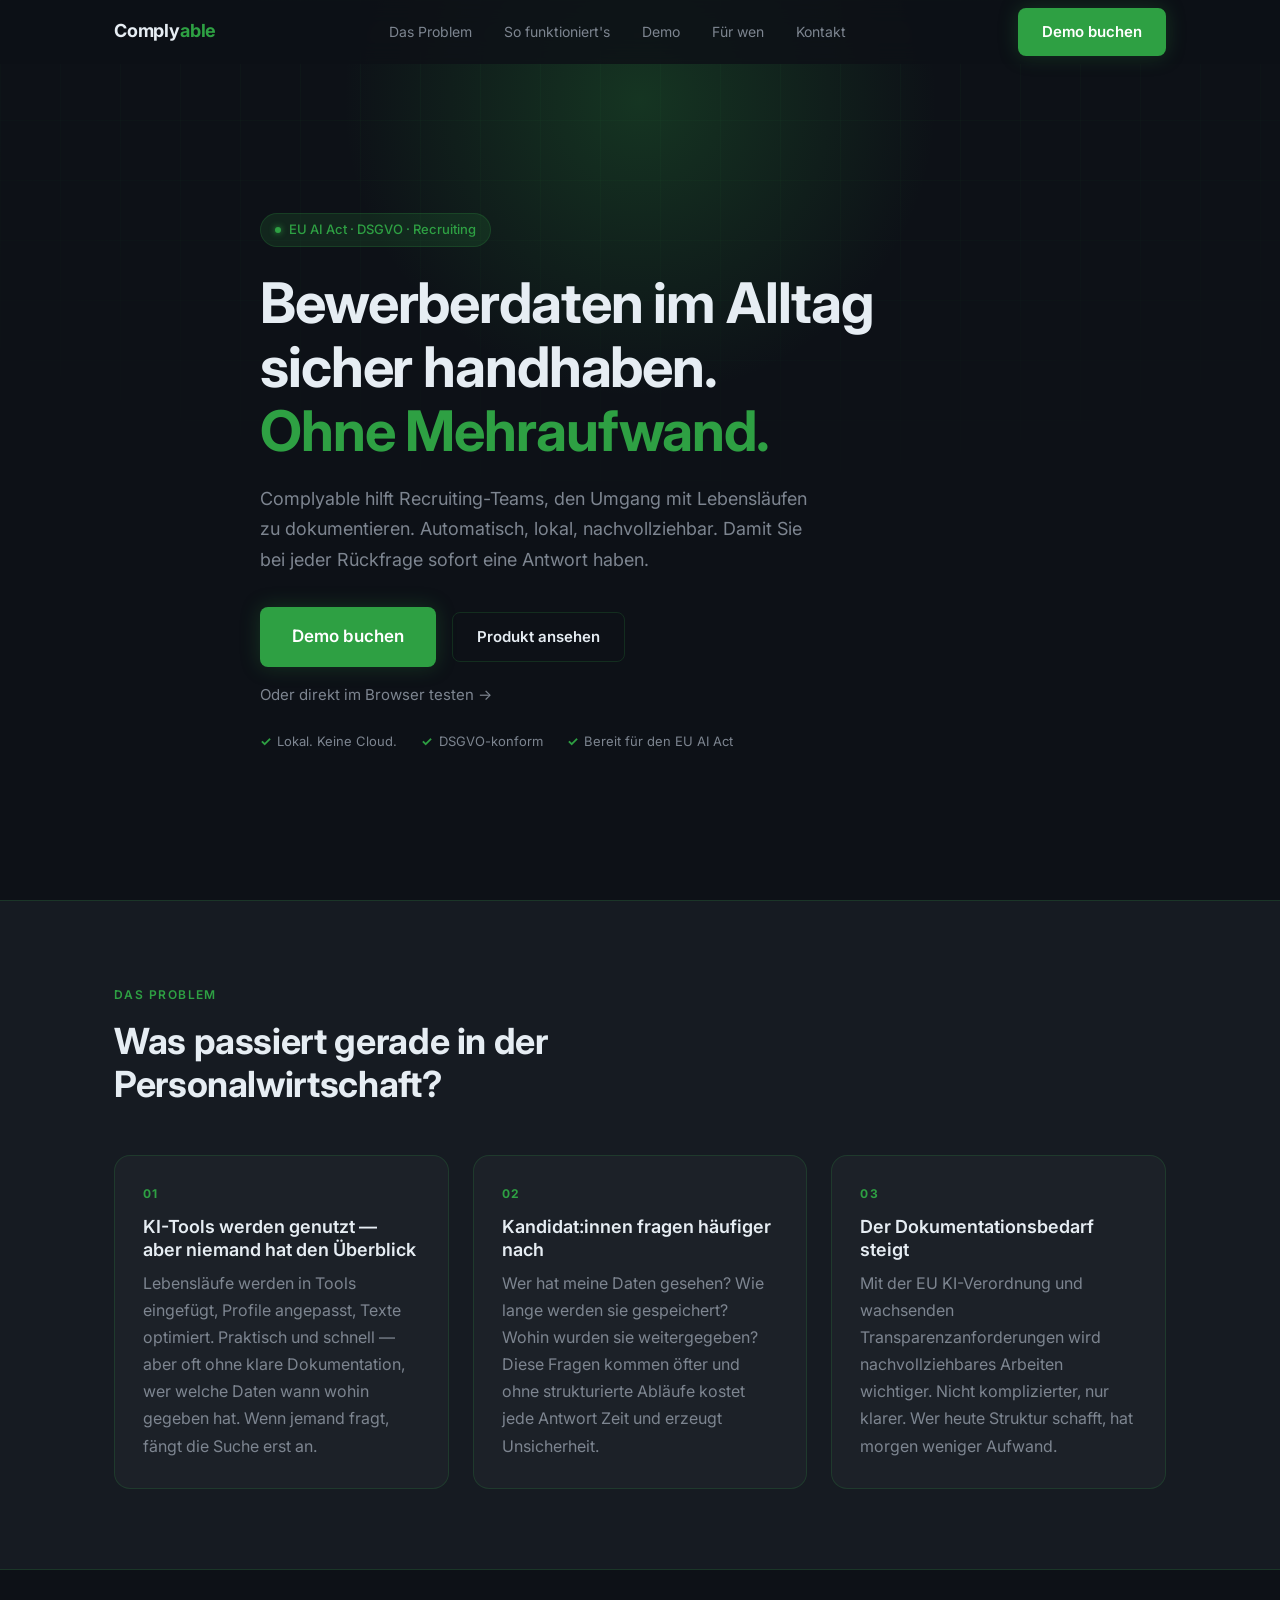
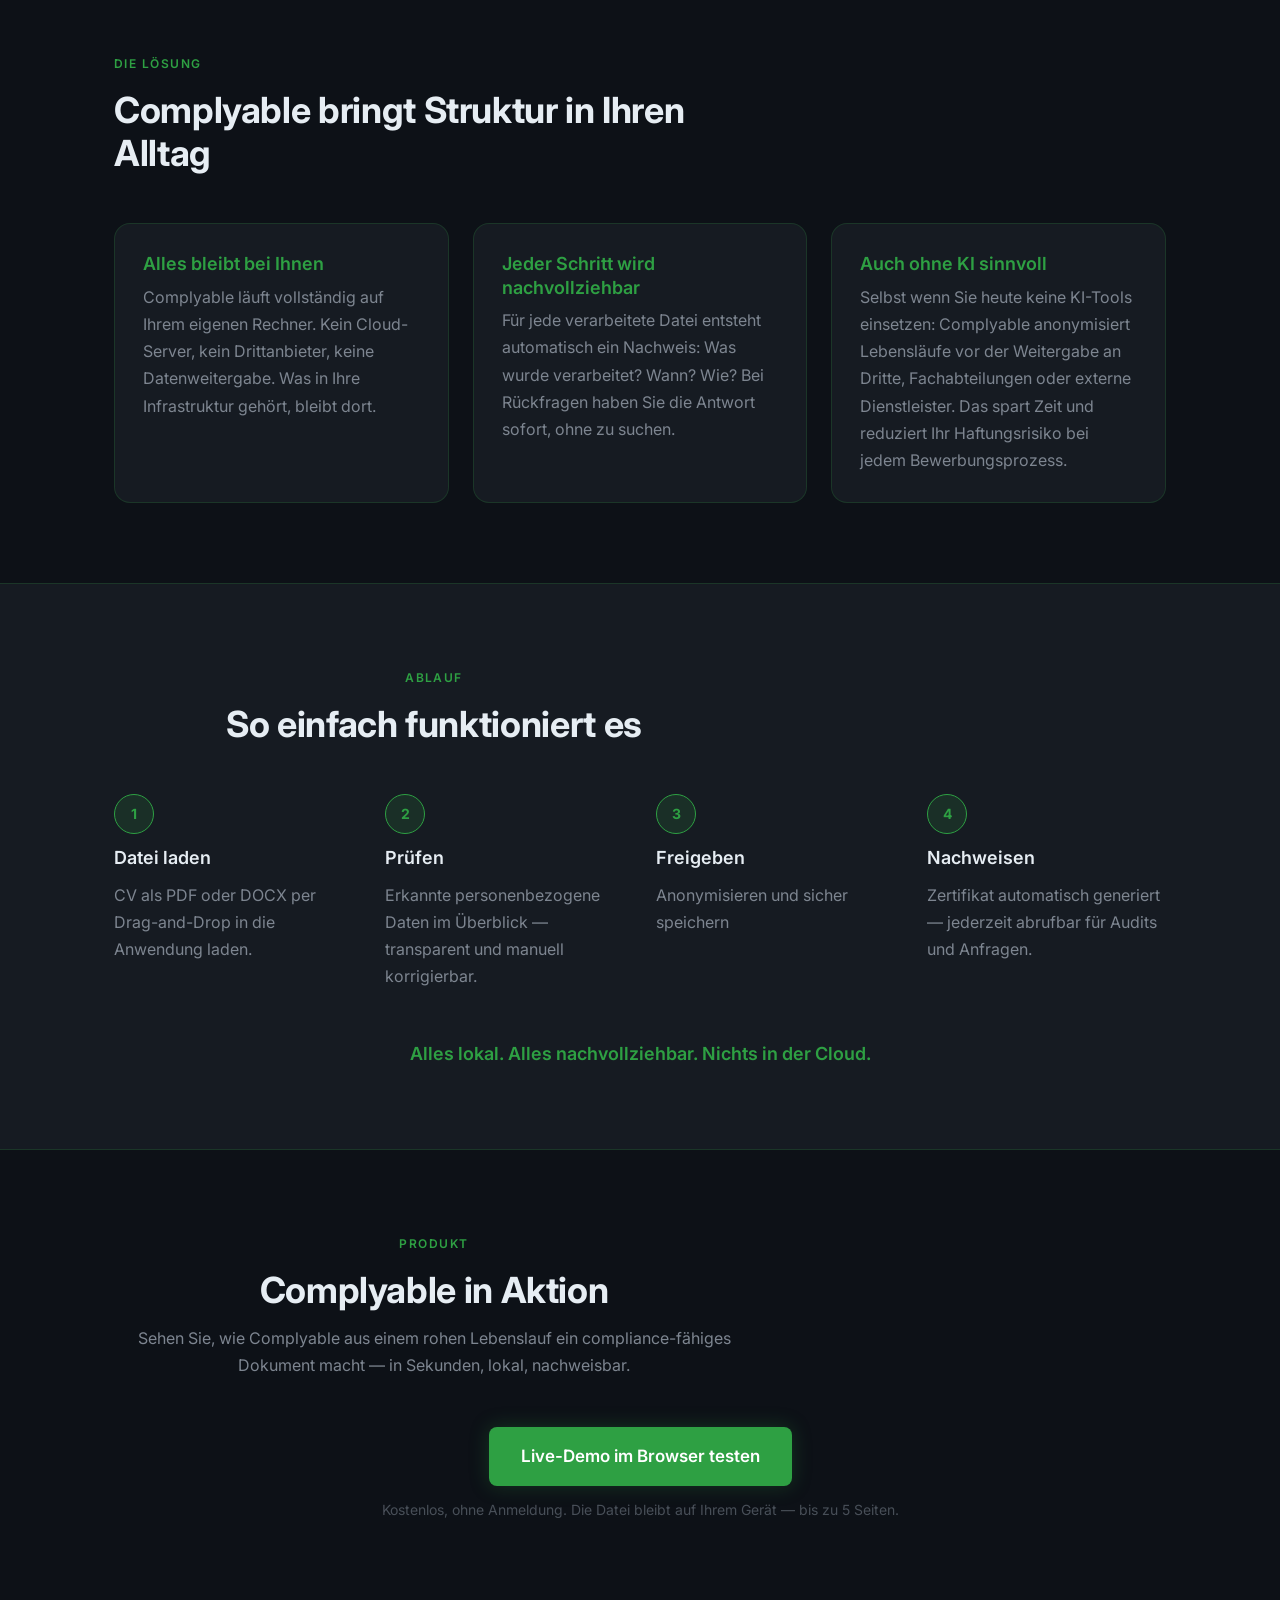
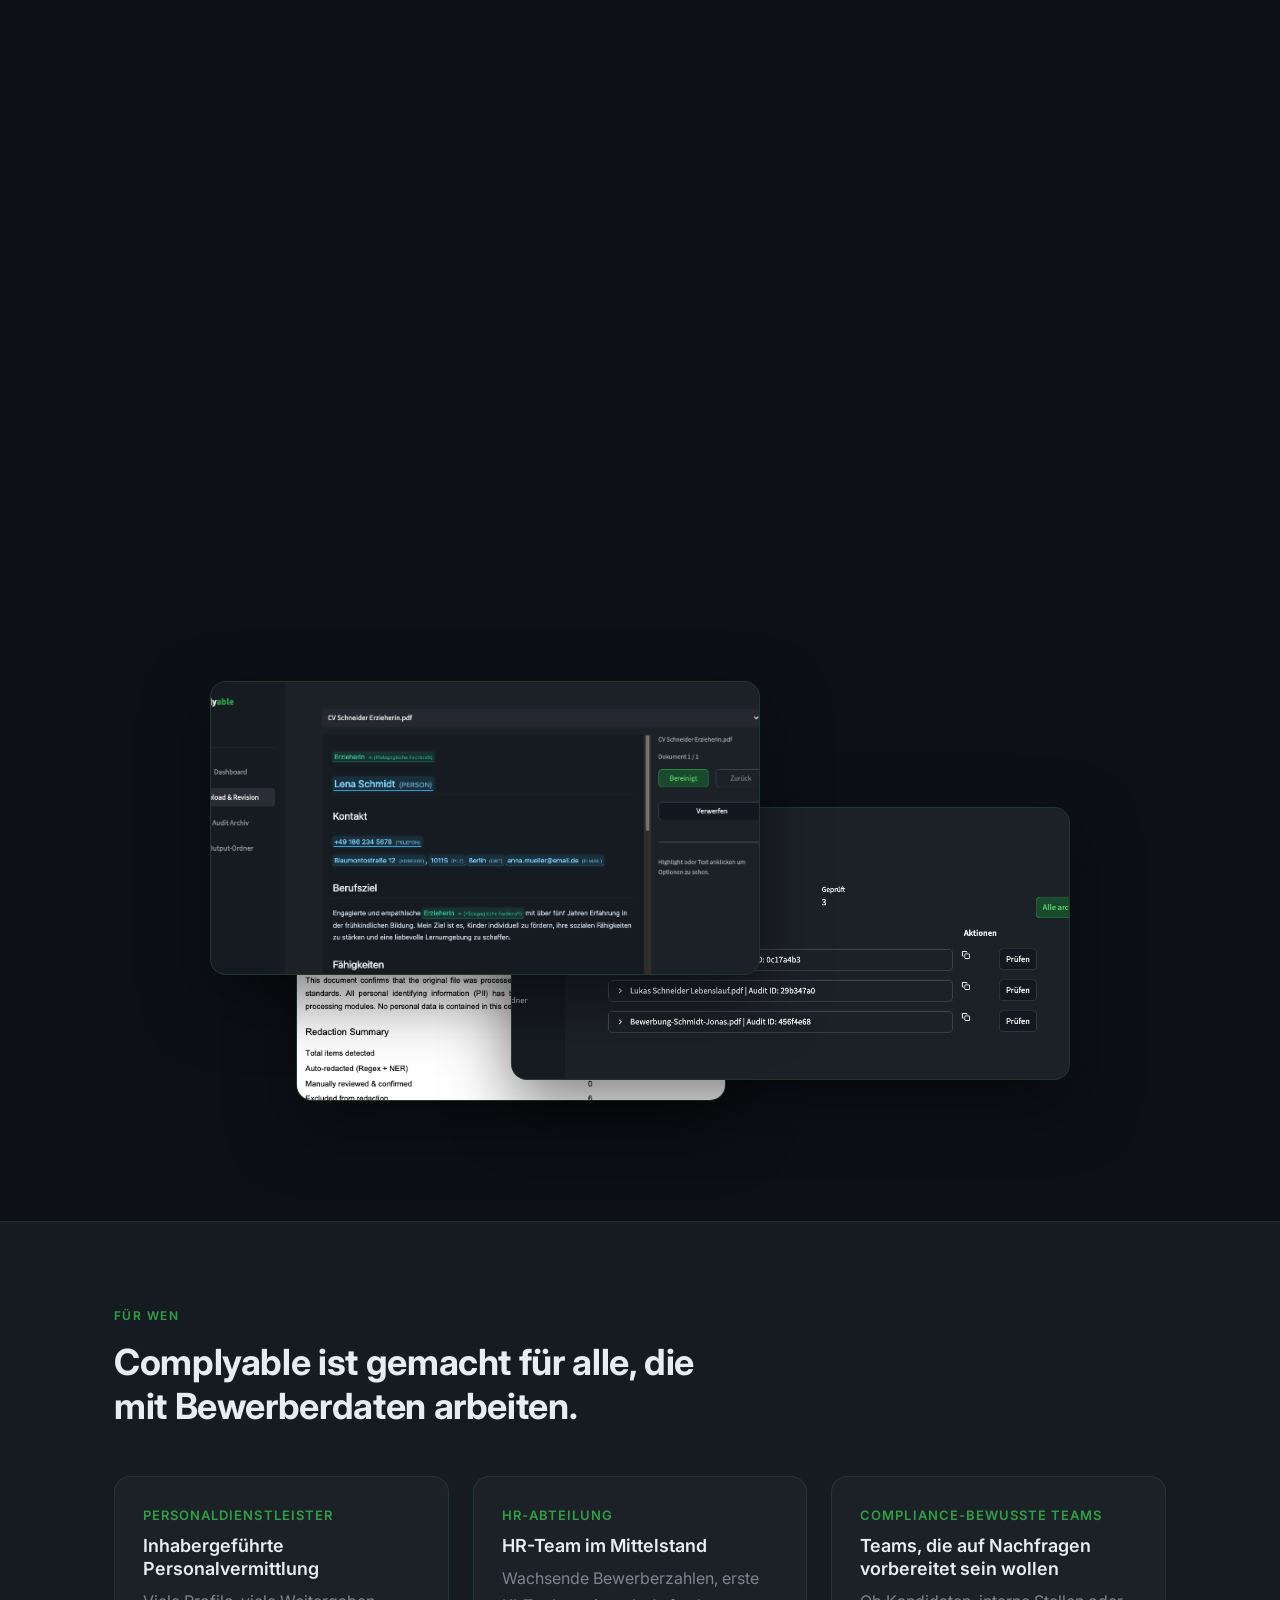
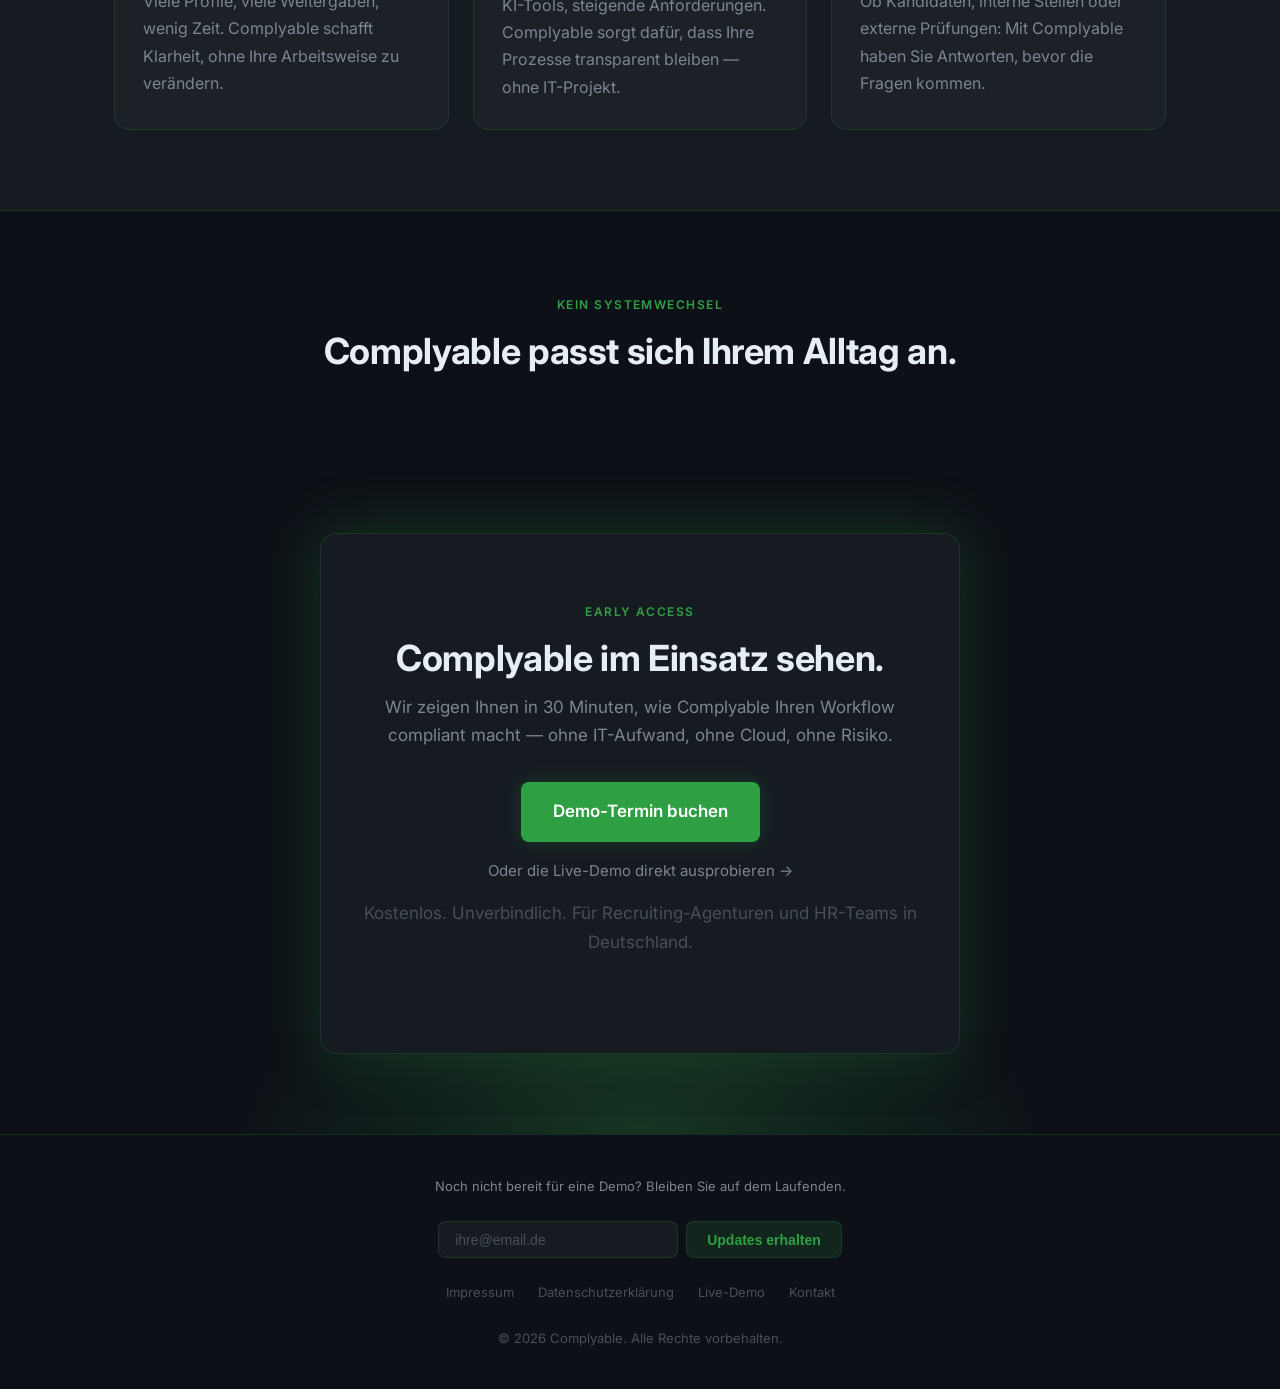
<file: index.html>
<!DOCTYPE html>
<html lang="de">
<head>
  <meta charset="UTF-8" />
  <meta name="viewport" content="width=device-width, initial-scale=1.0" />
  <title>Complyable — KI-ready. DSGVO-sicher. Läuft bei Ihnen.</title>
  <meta name="description" content="Complyable schützt die Daten Ihrer Kandidaten beim Einsatz von KI-Tools — automatisch, ohne Cloud, mit vollständigem Prüfprotokoll." />
  <link rel="preconnect" href="https://fonts.googleapis.com" />
  <link rel="preconnect" href="https://fonts.gstatic.com" crossorigin />
  <link href="https://fonts.googleapis.com/css2?family=Inter:wght@400;500;600;700&display=swap" rel="stylesheet" />
  <link rel="stylesheet" href="style.css" />
</head>
<body>

  <!-- ── NAVBAR ── -->
  <nav id="navbar">
    <div class="container">
      <a href="#hero" class="nav-logo">Comply<span>able</span></a>
      <ul class="nav-links" id="navLinks">
        <li><a href="#problem">Das Problem</a></li>
        <li><a href="#how">So funktioniert's</a></li>
        <li><a href="#demo">Demo</a></li>
        <li><a href="#forwho">Für wen</a></li>
        <li><a href="#" id="openContact">Kontakt</a></li>
      </ul>
      <a href="https://calendly.com/demo-complyable/30min" target="_blank" class="btn btn-primary nav-cta">Demo buchen</a>
      <button class="nav-mobile-toggle" id="mobileToggle" aria-label="Menü öffnen">☰</button>
    </div>
  </nav>

  <!-- ── HERO ── -->
  <section id="hero">
    <div class="hero-grid"></div>
    <div class="hero-glow"></div>
    <div class="container">
      <div class="hero-content">
        <div class="hero-badge">EU AI Act · DSGVO · Recruiting</div>
        <h1>Bewerberdaten im Alltag sicher handhaben.<br><em>Ohne Mehraufwand.</em></h1>
        <p>Complyable hilft Recruiting-Teams, den Umgang mit Lebensläufen zu dokumentieren.  Automatisch, lokal, nachvollziehbar. Damit Sie bei jeder Rückfrage sofort eine Antwort haben.</p>
        <div class="hero-cta-group">
          <a href="https://calendly.com/demo-complyable/30min" target="_blank" class="btn btn-primary btn-lg">Demo buchen</a>
          <a href="#demo" class="btn btn-ghost">Produkt ansehen</a>
        </div>
        <div class="hero-demo-link">
          <a href="https://demo.complyable.de/?utm_source=complyable&amp;utm_medium=website&amp;utm_campaign=live_demo&amp;utm_content=hero" target="_blank" rel="noopener">Oder direkt im Browser testen →</a>
        </div>
        <div class="hero-trust">
          <span class="trust-item">Lokal. Keine Cloud.</span>
          <span class="trust-item">DSGVO-konform</span>
          <span class="trust-item">Bereit für den EU AI Act</span>
        </div>
      </div>
    </div>
  </section>

  <!-- ── PROBLEM ── -->
  <section id="problem" class="section">
    <div class="container">
      <div class="section-header">
        <span class="section-label">Das Problem</span>
        <h2>Was passiert gerade in der Personalwirtschaft?</h2>
      </div>
      <div class="problem-grid">

        <div class="problem-card">
          <div class="problem-number">01</div>
          <h3>KI-Tools werden genutzt — aber niemand hat den Überblick</h3>
          <p>Lebensläufe werden in Tools eingefügt, Profile angepasst, Texte optimiert. Praktisch und schnell — aber oft ohne klare Dokumentation, wer welche Daten wann wohin gegeben hat. Wenn jemand fragt, fängt die Suche erst an.</p>
        </div>

        <div class="problem-card">
          <div class="problem-number">02</div>
          <h3>Kandidat:innen fragen häufiger nach</h3>
          <p>Wer hat meine Daten gesehen? Wie lange werden sie gespeichert? Wohin wurden sie weitergegeben? Diese Fragen kommen öfter und ohne strukturierte Abläufe kostet jede Antwort Zeit und erzeugt Unsicherheit.</p>
        </div>

        <div class="problem-card">
          <div class="problem-number">03</div>
          <h3>Der Dokumentationsbedarf steigt</h3>
          <p>Mit der EU KI-Verordnung und wachsenden Transparenzanforderungen wird nachvollziehbares Arbeiten wichtiger. Nicht komplizierter, nur klarer. Wer heute Struktur schafft, hat morgen weniger Aufwand.</p>
        </div>

      </div>
    </div>
  </section>

  <!-- ── SOLUTION ── -->
  <section id="solution" class="section">
    <div class="container">
      <div class="section-header">
        <span class="section-label">Die Lösung</span>
        <h2>Complyable bringt Struktur in Ihren Alltag</h2>
      </div>
      <div class="solution-grid">

        <div class="solution-card">
          <h3>Alles bleibt bei Ihnen</h3>
          <p>Complyable läuft vollständig auf Ihrem eigenen Rechner. Kein Cloud-Server, kein Drittanbieter, keine Datenweitergabe. Was in Ihre Infrastruktur gehört, bleibt dort.</p>
        </div>

        <div class="solution-card">
          <h3>Jeder Schritt wird nachvollziehbar</h3>
          <p>Für jede verarbeitete Datei entsteht automatisch ein Nachweis: Was wurde verarbeitet? Wann? Wie? Bei Rückfragen haben Sie die Antwort sofort, ohne zu suchen.</p>
        </div>

        <div class="solution-card">
          <h3>Auch ohne KI sinnvoll</h3>
          <p>Selbst wenn Sie heute keine KI-Tools einsetzen: Complyable anonymisiert Lebensläufe vor der Weitergabe an Dritte, Fachabteilungen oder externe Dienstleister. Das spart Zeit und reduziert Ihr Haftungsrisiko bei jedem Bewerbungsprozess.</p>
        </div>

      </div>
    </div>
  </section>

  <!-- ── HOW IT WORKS ── -->
  <section id="how" class="section">
    <div class="container">
      <div class="section-header text-center">
        <span class="section-label">Ablauf</span>
        <h2>So einfach funktioniert es</h2>
      </div>
      <div class="steps">

        <div class="step">
          <div class="step-number">1</div>
          <h3>Datei laden</h3>
          <p>CV als PDF oder DOCX per Drag-and-Drop in die Anwendung laden.</p>
        </div>

        <div class="step">
          <div class="step-number">2</div>
          <h3>Prüfen</h3>
          <p>Erkannte personenbezogene Daten im Überblick — transparent und manuell korrigierbar.</p>
        </div>

        <div class="step">
          <div class="step-number">3</div>
          <h3>Freigeben</h3>
          <p>Anonymisieren und sicher speichern</p>
        </div>

        <div class="step">
          <div class="step-number">4</div>
          <h3>Nachweisen</h3>
          <p>Zertifikat automatisch generiert — jederzeit abrufbar für Audits und Anfragen.</p>
        </div>
      </div>
      <p class="how-footer">Alles lokal. Alles nachvollziehbar. Nichts in der Cloud.</p>
    </div>
  </section>
  
  <!-- ── DEMO ── -->
  <section id="demo" class="section">
    <div class="container">
      <div class="section-header text-center">
        <span class="section-label">Produkt</span>
        <h2>Complyable in Aktion</h2>
        <p>Sehen Sie, wie Complyable aus einem rohen Lebenslauf ein compliance-fähiges Dokument macht — in Sekunden, lokal, nachweisbar.</p>
      </div>

      <div class="demo-cta">
        <a href="https://demo.complyable.de/?utm_source=complyable&amp;utm_medium=website&amp;utm_campaign=live_demo&amp;utm_content=product_section" target="_blank" rel="noopener" class="btn btn-primary btn-lg">Live-Demo im Browser testen</a>
        <p>Kostenlos, ohne Anmeldung. Die Datei bleibt auf Ihrem Gerät — bis zu 5 Seiten.</p>
      </div>

      <div class="section">
        <video width="100%" height="auto" autoplay loop muted playsinline>
          <source src="https://github.com/user-attachments/assets/74a5876e-ba10-4121-aae2-cf78a5101c57" type="video/webm">
        </video>
      </div>
      <br>
      <div class="screenshot-stack">
        <!-- Replace src values with your actual screenshots -->
        <div class="screen screen-1">
          <img src="assets/screenshots/screen-upload.png" alt="Complyable Upload-Ansicht" onerror="this.parentElement.innerHTML='Upload-Ansicht'" />
        </div>
        <div class="screen screen-2">
          <img src="assets/screenshots/screen-review.png" alt="Complyable Prüf-Ansicht" onerror="this.parentElement.innerHTML='Prüf-Ansicht'" />
        </div>
        <div class="screen screen-3">
          <img src="assets/screenshots/screen-certificate.png" alt="Complyable Zertifikat" onerror="this.parentElement.innerHTML='Zertifikat'" />
        </div>
      </div>
  </section>

  <!-- ── FOR WHOM ── -->
  <section id="forwho" class="section">
    <div class="container">
      <div class="section-header">
        <span class="section-label">Für wen</span>
        <h2>Complyable ist gemacht für alle, die mit Bewerberdaten arbeiten.</h2>
      </div>
      <div class="persona-grid">

        <div class="persona-card">
          <div class="persona-role">Personaldienstleister</div>
          <h3>Inhabergeführte Personalvermittlung</h3>
          <p>Viele Profile, viele Weitergaben, wenig Zeit. Complyable schafft Klarheit, ohne Ihre Arbeitsweise zu verändern.</p>
        </div>

        <div class="persona-card">
          <div class="persona-role">HR-Abteilung</div>
          <h3>HR-Team im Mittelstand</h3>
          <p>Wachsende Bewerberzahlen, erste KI-Tools, steigende Anforderungen. Complyable sorgt dafür, dass Ihre Prozesse transparent bleiben — ohne IT-Projekt.</p>
        </div>

        <div class="persona-card">
          <div class="persona-role">Compliance-bewusste Teams</div>
          <h3>Teams, die auf Nachfragen vorbereitet sein wollen</h3>
          <p>Ob Kandidaten, interne Stellen oder externe Prüfungen: Mit Complyable haben Sie Antworten, bevor die Fragen kommen.</p>
        </div>

      </div>
    </div>
  </section>
  <section class="section" id="claim">
    <div>
        <span class="section-label">Kein Systemwechsel</span>
        <h2>Complyable passt sich Ihrem Alltag an.</h2>
      </div>
  </section>

  <!-- ── CTA ── -->
  <section id="cta" class="section">
    <div class="cta-glow"></div>
    <div class="container">
      <div class="cta-box">
        <span class="section-label">Early Access</span>
        <h2>Complyable im Einsatz sehen.</h2>
        <p>Wir zeigen Ihnen in 30 Minuten, wie Complyable Ihren Workflow compliant macht — ohne IT-Aufwand, ohne Cloud, ohne Risiko.</p>
        <a href="https://calendly.com/demo-complyable/30min" target="_blank" class="btn btn-primary btn-lg">Demo-Termin buchen</a>
        <p class="cta-demo-link"><a href="https://demo.complyable.de/?utm_source=complyable&amp;utm_medium=website&amp;utm_campaign=live_demo&amp;utm_content=closing_cta" target="_blank" rel="noopener">Oder die Live-Demo direkt ausprobieren →</a></p>
        <p class="cta-meta">Kostenlos. Unverbindlich. Für Recruiting-Agenturen und HR-Teams in Deutschland.</p>
      </div>
    </div>
  </section>

  <!-- ── FOOTER ── -->
  <footer>
    <div class="container">
      <div class="footer-inner">
        <p class="footer-label">Noch nicht bereit für eine Demo? Bleiben Sie auf dem Laufenden.</p>
        <form class="footer-email-form" id="waitlistForm">
          <input type="email" id="waitlistEmail" placeholder="ihre@email.de" required />
          <button type="submit">Updates erhalten</button>
        </form>
        <div id="waitlistMsg" style="display:none; font-size:0.875rem; color: var(--accent);">
          Danke — wir melden uns.
        </div>
        <div class="footer-links">
          <a href="impressum.html">Impressum</a>
          <a href="datenschutz.html">Datenschutzerklärung</a>
          <a href="https://demo.complyable.de/?utm_source=complyable&amp;utm_medium=website&amp;utm_campaign=live_demo&amp;utm_content=footer" target="_blank" rel="noopener">Live-Demo</a>
          <a href="#" id="openContact">Kontakt</a>
        </div>
        <p class="footer-copy">© 2026 Complyable. Alle Rechte vorbehalten.</p>
      </div>
    </div>
  </footer>

  <!-- ── TOAST ── -->
  <div class="toast" id="toast"></div>
  <!-- ── CONTACT MODAL ── -->
  <div class="modal-overlay" id="contactOverlay" role="dialog" aria-modal="true" aria-labelledby="modalTitle">
    <div class="modal">
      <button class="modal-close" id="modalClose" aria-label="Schließen">✕</button>

      <div id="modalForm">
        <h3 id="modalTitle">Kontakt aufnehmen</h3>
        <p>Wir melden uns innerhalb von 24 Stunden bei Ihnen.</p>

        <div class="form-group">
          <label for="contactName">Name</label>
          <input type="text" id="contactName" placeholder="Max Mustermann" required />
        </div>

        <div class="form-group">
          <label for="contactEmail">E-Mail</label>
          <input type="email" id="contactEmail" placeholder="max@agentur.de" required />
        </div>

        <div class="form-group">
          <label for="contactPosition">
            Position
            <span class="optional-label">(optional)</span>
          </label>
          <input type="text" id="contactPosition" placeholder="z.B. Geschäftsführerin, HR-Leitung" />
        </div>

        <div class="form-group">
          <label for="contactMessage">Nachricht</label>
          <textarea id="contactMessage" placeholder="Womit können wir Ihnen helfen?" maxlength="500" required></textarea>
          <span class="char-count" id="charCount">0 / 500</span>
        </div>

        <button class="btn btn-primary modal-submit" id="contactSubmit">Nachricht senden</button>
      </div>

      <div class="modal-success" id="modalSuccess">
        <div class="success-icon">✓</div>
        <h3>Nachricht gesendet</h3>
        <p>Vielen Dank — wir melden uns bald bei Ihnen.</p>
      </div>
    </div>
  </div>

  <!-- ── SCROLL TO TOP ── -->
  <button id="scrollTop" aria-label="Nach oben scrollen">
    <svg viewBox="0 0 24 24"><polyline points="18 15 12 9 6 15"></polyline></svg>
  </button>

  <script src="main.js"></script>
</body>
</html>
</file>
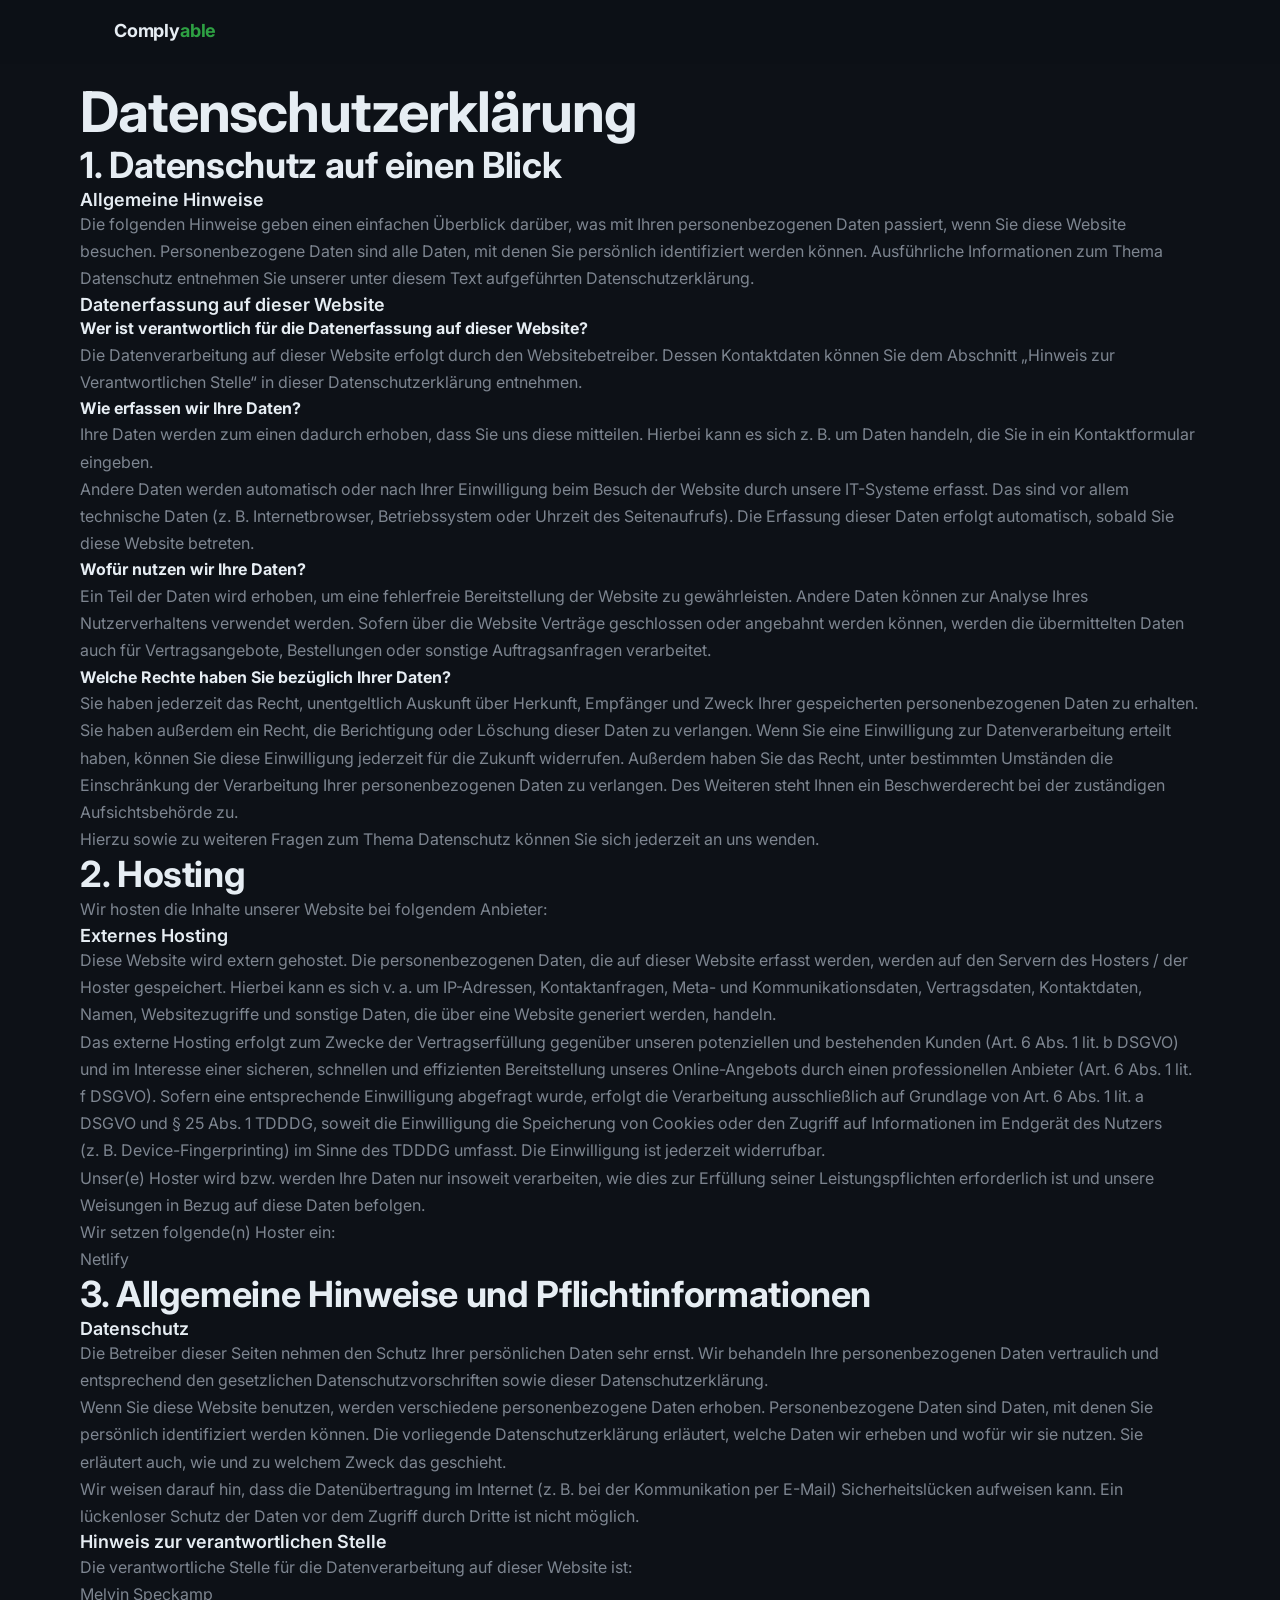
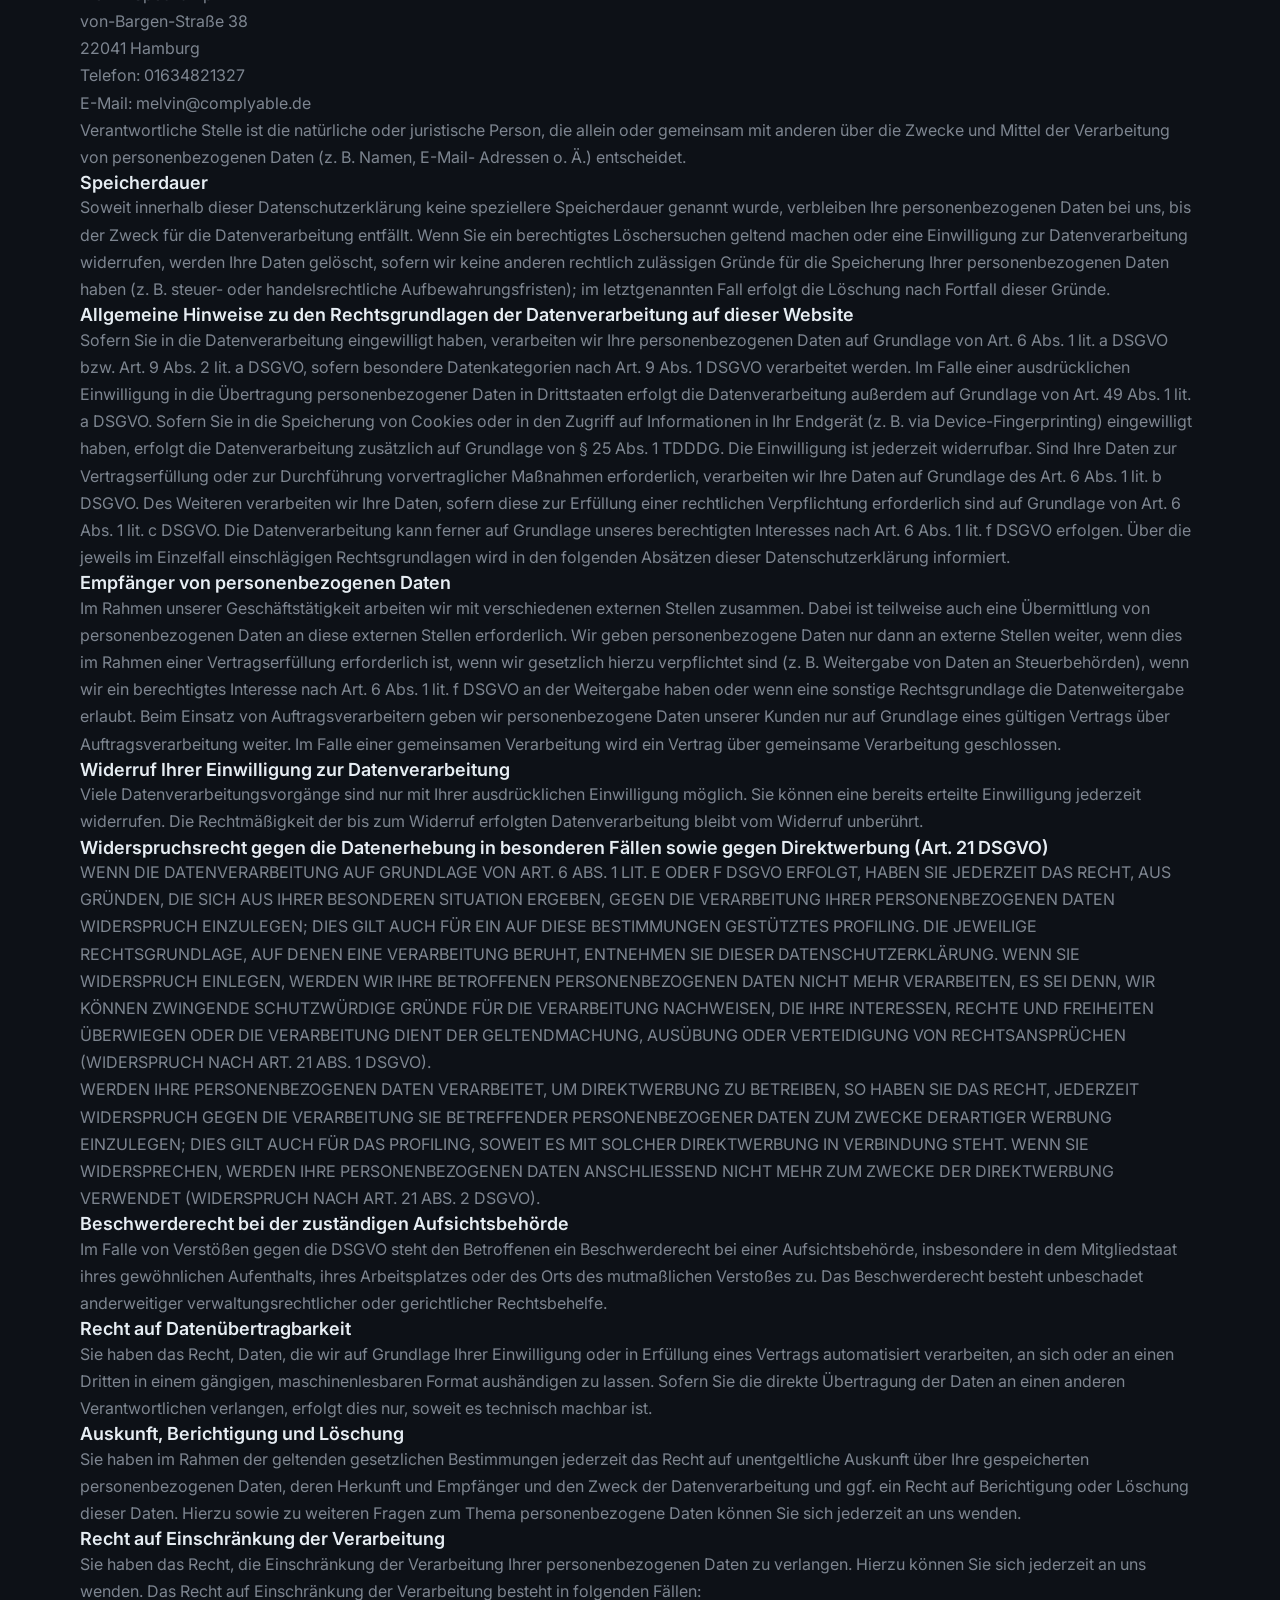
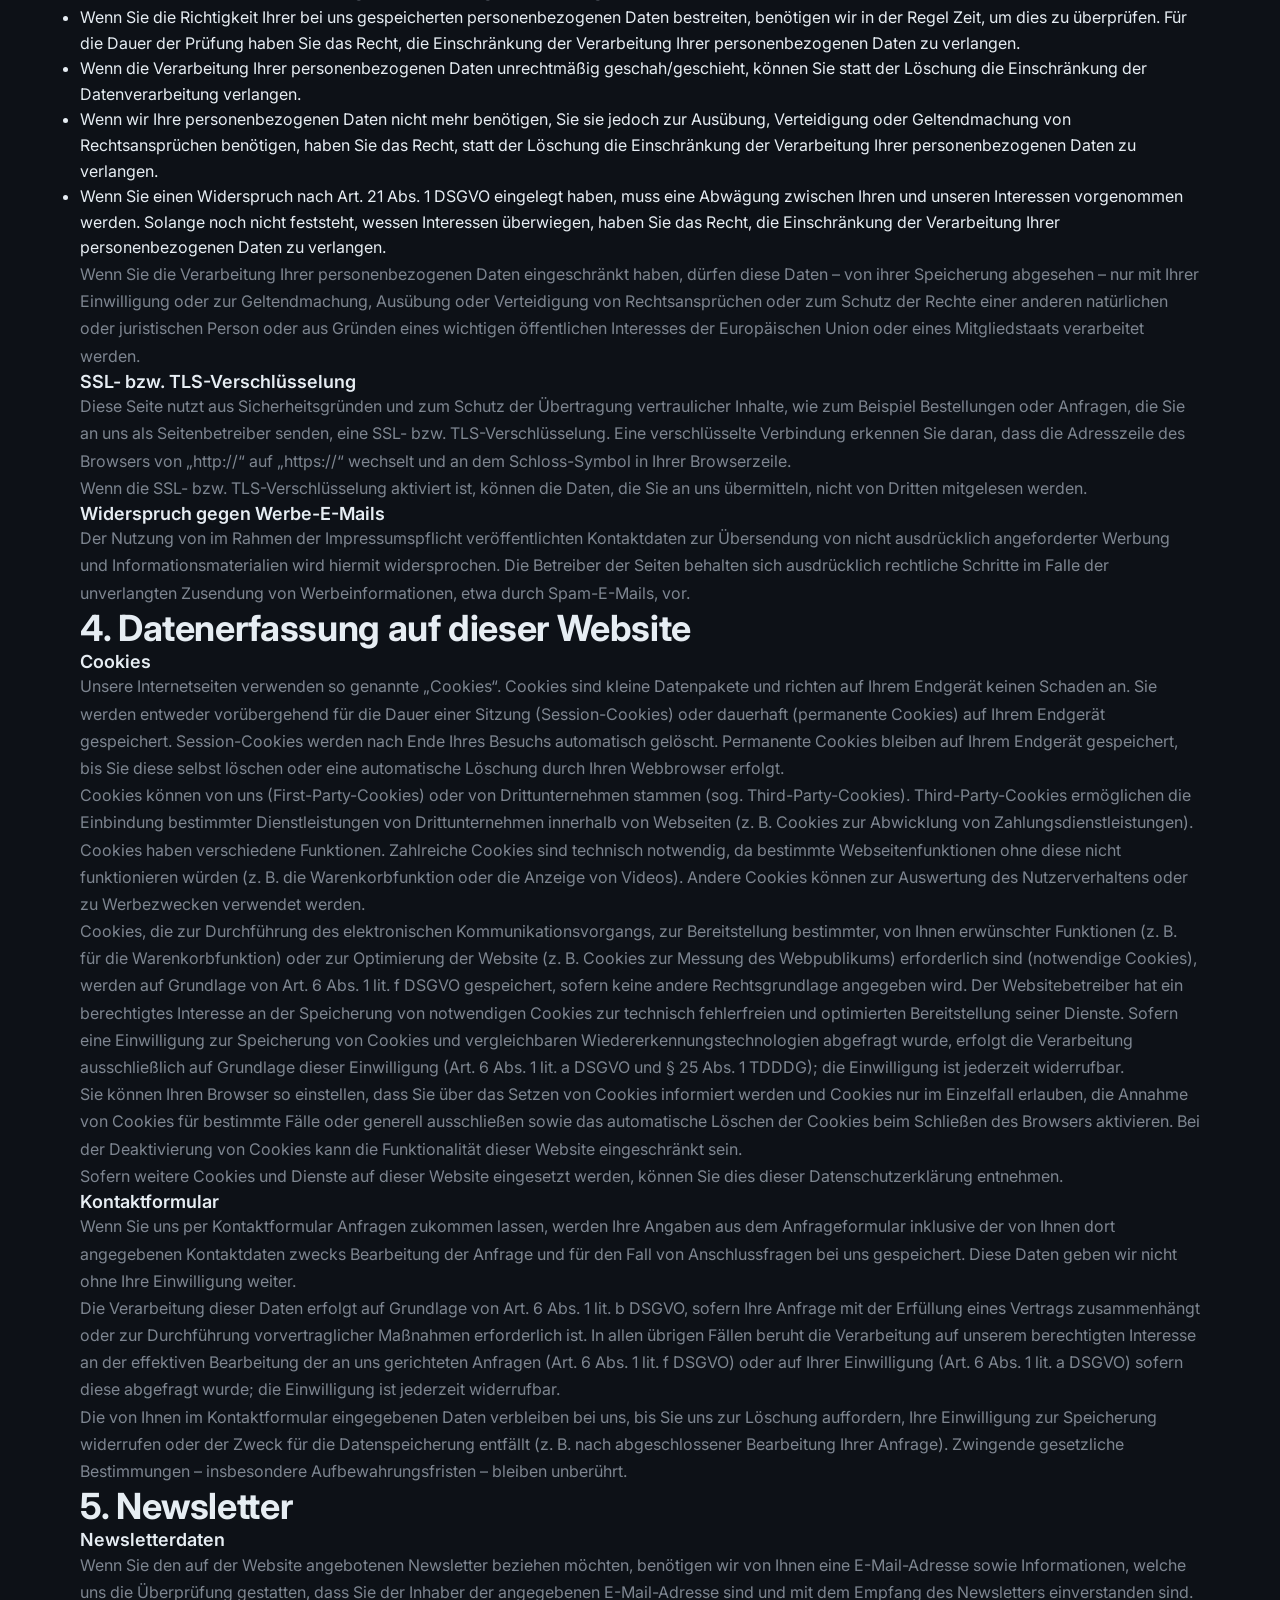
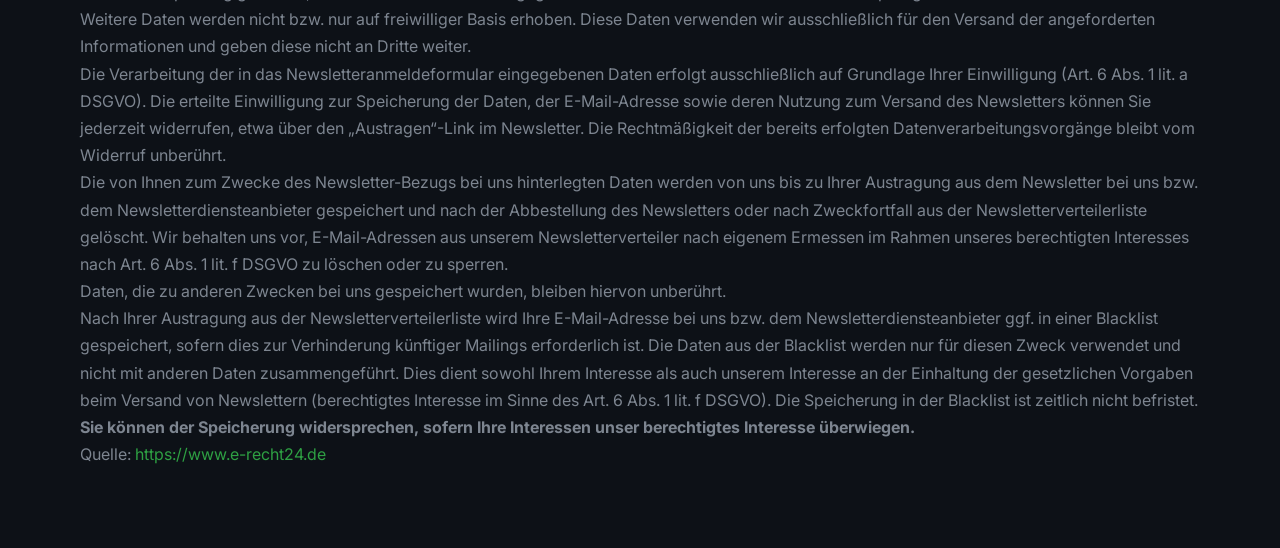
<file: datenschutz.html>
<!DOCTYPE html>
<html>
    <head>
        <meta charset="UTF-8" />
        <meta name="viewport" content="width=device-width, initial-scale=1.0" />
        <title>Complyable — KI-ready. DSGVO-sicher. Läuft bei Ihnen.</title>
        <meta name="description"
            content="Complyable schützt die Daten Ihrer Kandidaten beim Einsatz von KI-Tools — automatisch, ohne Cloud, mit vollständigem Prüfprotokoll." />
        <link rel="preconnect" href="https://fonts.googleapis.com" />
        <link rel="preconnect" href="https://fonts.gstatic.com" crossorigin />
        <link
            href="https://fonts.googleapis.com/css2?family=Inter:wght@400;500;600;700&display=swap"
            rel="stylesheet" />
        <link rel="stylesheet" href="style.css" />
    </head>
    <body>
        <nav id="navbar">
            <div class="container">
                <a href="index.html"
                    class="nav-logo">Comply<span>able</span></a>
            </div>
        </nav>

        <section style="padding: 5rem;">
            <h1>Datenschutz&shy;erkl&auml;rung</h1>
            <h2>1. Datenschutz auf einen Blick</h2>
            <h3>Allgemeine Hinweise</h3>
            <p>Die folgenden Hinweise geben einen einfachen &Uuml;berblick
                dar&uuml;ber,
                was mit Ihren personenbezogenen Daten passiert, wenn Sie diese
                Website besuchen. Personenbezogene Daten sind
                alle Daten, mit denen Sie pers&ouml;nlich identifiziert werden
                k&ouml;nnen. Ausf&uuml;hrliche Informationen zum
                Thema Datenschutz entnehmen Sie unserer unter diesem Text
                aufgef&uuml;hrten
                Datenschutzerkl&auml;rung.</p>
            <h3>Datenerfassung auf dieser Website</h3> <h4>Wer ist
                verantwortlich f&uuml;r die Datenerfassung auf dieser
                Website?</h4> <p>Die Datenverarbeitung auf dieser Website
                erfolgt durch den Websitebetreiber. Dessen
                Kontaktdaten k&ouml;nnen Sie dem Abschnitt &bdquo;Hinweis zur
                Verantwortlichen Stelle&ldquo; in dieser
                Datenschutzerkl&auml;rung entnehmen.</p> <h4>Wie erfassen wir
                Ihre Daten?</h4> <p>Ihre Daten werden zum
                einen dadurch erhoben, dass Sie uns diese mitteilen. Hierbei
                kann es sich z.&nbsp;B. um Daten handeln, die Sie in ein
                Kontaktformular eingeben.</p> <p>Andere Daten werden automatisch
                oder nach Ihrer Einwilligung beim Besuch
                der Website durch unsere IT-Systeme erfasst. Das sind vor allem
                technische Daten (z.&nbsp;B. Internetbrowser,
                Betriebssystem oder Uhrzeit des Seitenaufrufs). Die Erfassung
                dieser Daten erfolgt automatisch, sobald Sie diese
                Website betreten.</p> <h4>Wof&uuml;r nutzen wir Ihre Daten?</h4>
            <p>Ein Teil der Daten wird erhoben, um eine
                fehlerfreie Bereitstellung der Website zu gew&auml;hrleisten.
                Andere Daten k&ouml;nnen zur Analyse Ihres
                Nutzerverhaltens verwendet werden. Sofern &uuml;ber die Website
                Vertr&auml;ge geschlossen oder angebahnt
                werden k&ouml;nnen, werden die &uuml;bermittelten Daten auch
                f&uuml;r Vertragsangebote, Bestellungen oder
                sonstige Auftragsanfragen verarbeitet.</p> <h4>Welche Rechte
                haben Sie bez&uuml;glich Ihrer Daten?</h4>
            <p>Sie haben jederzeit das Recht, unentgeltlich Auskunft &uuml;ber
                Herkunft, Empf&auml;nger und Zweck Ihrer
                gespeicherten personenbezogenen Daten zu erhalten. Sie haben
                au&szlig;erdem ein Recht, die Berichtigung oder
                L&ouml;schung dieser Daten zu verlangen. Wenn Sie eine
                Einwilligung zur Datenverarbeitung erteilt haben,
                k&ouml;nnen Sie diese Einwilligung jederzeit f&uuml;r die
                Zukunft widerrufen. Au&szlig;erdem haben Sie das Recht,
                unter bestimmten Umst&auml;nden die Einschr&auml;nkung der
                Verarbeitung Ihrer personenbezogenen Daten zu
                verlangen. Des Weiteren steht Ihnen ein Beschwerderecht bei der
                zust&auml;ndigen Aufsichtsbeh&ouml;rde
                zu.</p> <p>Hierzu sowie zu weiteren Fragen zum Thema Datenschutz
                k&ouml;nnen Sie sich jederzeit an uns
                wenden.</p>
            <h2>2. Hosting</h2>
            <p>Wir hosten die Inhalte unserer Website bei folgendem
                Anbieter:</p>
            <h3>Externes Hosting</h3> <p>Diese Website wird extern gehostet. Die
                personenbezogenen Daten, die auf dieser
                Website erfasst werden, werden auf den Servern des Hosters / der
                Hoster gespeichert. Hierbei kann es sich
                v.&nbsp;a. um IP-Adressen, Kontaktanfragen, Meta- und
                Kommunikationsdaten, Vertragsdaten, Kontaktdaten,
                Namen, Websitezugriffe und sonstige Daten, die &uuml;ber eine
                Website generiert werden, handeln.</p> <p>Das
                externe Hosting erfolgt zum Zwecke der Vertragserf&uuml;llung
                gegen&uuml;ber unseren potenziellen und
                bestehenden Kunden (Art. 6 Abs. 1 lit. b DSGVO) und im Interesse
                einer sicheren, schnellen und effizienten
                Bereitstellung unseres Online-Angebots durch einen
                professionellen Anbieter (Art. 6 Abs. 1 lit. f DSGVO). Sofern
                eine entsprechende Einwilligung abgefragt wurde, erfolgt die
                Verarbeitung ausschlie&szlig;lich auf Grundlage von
                Art. 6 Abs. 1 lit. a DSGVO und &sect; 25 Abs. 1 TDDDG, soweit
                die Einwilligung die Speicherung von Cookies oder
                den Zugriff auf Informationen im Endger&auml;t des Nutzers
                (z.&nbsp;B. Device-Fingerprinting) im Sinne des
                TDDDG umfasst. Die Einwilligung ist jederzeit widerrufbar.</p>
            <p>Unser(e) Hoster wird bzw. werden Ihre Daten
                nur insoweit verarbeiten, wie dies zur Erf&uuml;llung seiner
                Leistungspflichten erforderlich ist und unsere
                Weisungen in Bezug auf diese Daten befolgen.</p> <p>Wir setzen
                folgende(n) Hoster ein:</p>
            <p>Netlify</p>
            <h2>3. Allgemeine Hinweise und Pflicht&shy;informationen</h2>
            <h3>Datenschutz</h3> <p>Die Betreiber dieser Seiten nehmen den
                Schutz Ihrer pers&ouml;nlichen Daten sehr
                ernst. Wir behandeln Ihre personenbezogenen Daten vertraulich
                und entsprechend den gesetzlichen
                Datenschutzvorschriften sowie dieser
                Datenschutzerkl&auml;rung.</p> <p>Wenn Sie diese Website
                benutzen,
                werden verschiedene personenbezogene Daten erhoben.
                Personenbezogene Daten sind Daten, mit denen Sie
                pers&ouml;nlich identifiziert werden k&ouml;nnen. Die
                vorliegende Datenschutzerkl&auml;rung erl&auml;utert,
                welche Daten wir erheben und wof&uuml;r wir sie nutzen. Sie
                erl&auml;utert auch, wie und zu welchem Zweck das
                geschieht.</p> <p>Wir weisen darauf hin, dass die
                Daten&uuml;bertragung im Internet (z.&nbsp;B. bei der
                Kommunikation per E-Mail) Sicherheitsl&uuml;cken aufweisen kann.
                Ein l&uuml;ckenloser Schutz der Daten vor
                dem Zugriff durch Dritte ist nicht m&ouml;glich.</p>
            <h3>Hinweis zur verantwortlichen Stelle</h3> <p>Die verantwortliche
                Stelle f&uuml;r die Datenverarbeitung auf
                dieser Website ist:</p> <p>Melvin Speckamp<br />
                von-Bargen-Stra&szlig;e 38<br />
                22041 Hamburg</p>
            <p>Telefon: 01634821327<br />
                E-Mail: melvin@complyable.de</p>
            <p>Verantwortliche Stelle ist die nat&uuml;rliche oder juristische
                Person, die allein oder gemeinsam mit anderen
                &uuml;ber die Zwecke und Mittel der Verarbeitung von
                personenbezogenen Daten (z.&nbsp;B. Namen, E-Mail-
                Adressen o. &Auml;.) entscheidet.</p>
            <h3>Speicherdauer</h3> <p>Soweit innerhalb dieser
                Datenschutzerkl&auml;rung keine speziellere Speicherdauer
                genannt wurde, verbleiben Ihre personenbezogenen Daten bei uns,
                bis der Zweck f&uuml;r die Datenverarbeitung
                entf&auml;llt. Wenn Sie ein berechtigtes L&ouml;schersuchen
                geltend machen oder eine Einwilligung zur
                Datenverarbeitung widerrufen, werden Ihre Daten gel&ouml;scht,
                sofern wir keine anderen rechtlich
                zul&auml;ssigen Gr&uuml;nde f&uuml;r die Speicherung Ihrer
                personenbezogenen Daten haben (z.&nbsp;B. steuer-
                oder handelsrechtliche Aufbewahrungsfristen); im letztgenannten
                Fall erfolgt die L&ouml;schung nach Fortfall
                dieser Gr&uuml;nde.</p>
            <h3>Allgemeine Hinweise zu den Rechtsgrundlagen der
                Datenverarbeitung auf dieser Website</h3> <p>Sofern Sie
                in die Datenverarbeitung eingewilligt haben, verarbeiten wir
                Ihre personenbezogenen Daten auf Grundlage von Art.
                6 Abs. 1 lit. a DSGVO bzw. Art. 9 Abs. 2 lit. a DSGVO, sofern
                besondere Datenkategorien nach Art. 9 Abs. 1 DSGVO
                verarbeitet werden. Im Falle einer ausdr&uuml;cklichen
                Einwilligung in die &Uuml;bertragung personenbezogener
                Daten in Drittstaaten erfolgt die Datenverarbeitung
                au&szlig;erdem auf Grundlage von Art. 49 Abs. 1 lit. a DSGVO.
                Sofern Sie in die Speicherung von Cookies oder in den Zugriff
                auf Informationen in Ihr Endger&auml;t (z.&nbsp;B. via
                Device-Fingerprinting) eingewilligt haben, erfolgt die
                Datenverarbeitung zus&auml;tzlich auf Grundlage von &sect;
                25 Abs. 1 TDDDG. Die Einwilligung ist jederzeit widerrufbar.
                Sind Ihre Daten zur Vertragserf&uuml;llung oder zur
                Durchf&uuml;hrung vorvertraglicher Ma&szlig;nahmen erforderlich,
                verarbeiten wir Ihre Daten auf Grundlage des
                Art. 6 Abs. 1 lit. b DSGVO. Des Weiteren verarbeiten wir Ihre
                Daten, sofern diese zur Erf&uuml;llung einer
                rechtlichen Verpflichtung erforderlich sind auf Grundlage von
                Art. 6 Abs. 1 lit. c DSGVO. Die Datenverarbeitung
                kann ferner auf Grundlage unseres berechtigten Interesses nach
                Art. 6 Abs. 1 lit. f DSGVO erfolgen. &Uuml;ber die
                jeweils im Einzelfall einschl&auml;gigen Rechtsgrundlagen wird
                in den folgenden Abs&auml;tzen dieser
                Datenschutzerkl&auml;rung informiert.</p>
            <h3>Empf&auml;nger von personenbezogenen Daten</h3> <p>Im Rahmen
                unserer Gesch&auml;ftst&auml;tigkeit
                arbeiten wir mit verschiedenen externen Stellen zusammen. Dabei
                ist teilweise auch eine &Uuml;bermittlung von
                personenbezogenen Daten an diese externen Stellen erforderlich.
                Wir geben personenbezogene Daten nur dann an
                externe Stellen weiter, wenn dies im Rahmen einer
                Vertragserf&uuml;llung erforderlich ist, wenn wir gesetzlich
                hierzu verpflichtet sind (z.&nbsp;B. Weitergabe von Daten an
                Steuerbeh&ouml;rden), wenn wir ein berechtigtes
                Interesse nach Art. 6 Abs. 1 lit. f DSGVO an der Weitergabe
                haben oder wenn eine sonstige Rechtsgrundlage die
                Datenweitergabe erlaubt. Beim Einsatz von Auftragsverarbeitern
                geben wir personenbezogene Daten unserer
                Kunden nur auf Grundlage eines g&uuml;ltigen Vertrags &uuml;ber
                Auftragsverarbeitung weiter. Im Falle einer
                gemeinsamen Verarbeitung wird ein Vertrag &uuml;ber gemeinsame
                Verarbeitung geschlossen.</p>
            <h3>Widerruf Ihrer Einwilligung zur Datenverarbeitung</h3> <p>Viele
                Datenverarbeitungsvorg&auml;nge sind
                nur mit Ihrer ausdr&uuml;cklichen Einwilligung m&ouml;glich. Sie
                k&ouml;nnen eine bereits erteilte Einwilligung
                jederzeit widerrufen. Die Rechtm&auml;&szlig;igkeit der bis zum
                Widerruf erfolgten Datenverarbeitung bleibt vom
                Widerruf unber&uuml;hrt.</p>
            <h3>Widerspruchsrecht gegen die Datenerhebung in besonderen
                F&auml;llen sowie gegen Direktwerbung (Art. 21
                DSGVO)</h3> <p>WENN DIE DATENVERARBEITUNG AUF GRUNDLAGE VON ART.
                6 ABS. 1 LIT. E ODER F
                DSGVO ERFOLGT, HABEN SIE JEDERZEIT DAS RECHT, AUS GR&Uuml;NDEN,
                DIE SICH AUS IHRER
                BESONDEREN SITUATION ERGEBEN, GEGEN DIE VERARBEITUNG IHRER
                PERSONENBEZOGENEN DATEN
                WIDERSPRUCH EINZULEGEN; DIES GILT AUCH F&Uuml;R EIN AUF DIESE
                BESTIMMUNGEN GEST&Uuml;TZTES
                PROFILING. DIE JEWEILIGE RECHTSGRUNDLAGE, AUF DENEN EINE
                VERARBEITUNG BERUHT, ENTNEHMEN
                SIE DIESER DATENSCHUTZERKL&Auml;RUNG. WENN SIE WIDERSPRUCH
                EINLEGEN, WERDEN WIR IHRE
                BETROFFENEN PERSONENBEZOGENEN DATEN NICHT MEHR VERARBEITEN, ES
                SEI DENN, WIR
                K&Ouml;NNEN ZWINGENDE SCHUTZW&Uuml;RDIGE GR&Uuml;NDE F&Uuml;R
                DIE VERARBEITUNG
                NACHWEISEN, DIE IHRE INTERESSEN, RECHTE UND FREIHEITEN
                &Uuml;BERWIEGEN ODER DIE
                VERARBEITUNG DIENT DER GELTENDMACHUNG, AUS&Uuml;BUNG ODER
                VERTEIDIGUNG VON
                RECHTSANSPR&Uuml;CHEN (WIDERSPRUCH NACH ART. 21 ABS. 1
                DSGVO).</p> <p>WERDEN IHRE
                PERSONENBEZOGENEN DATEN VERARBEITET, UM DIREKTWERBUNG ZU
                BETREIBEN, SO HABEN SIE DAS
                RECHT, JEDERZEIT WIDERSPRUCH GEGEN DIE VERARBEITUNG SIE
                BETREFFENDER PERSONENBEZOGENER
                DATEN ZUM ZWECKE DERARTIGER WERBUNG EINZULEGEN; DIES GILT AUCH
                F&Uuml;R DAS PROFILING,
                SOWEIT ES MIT SOLCHER DIREKTWERBUNG IN VERBINDUNG STEHT. WENN
                SIE WIDERSPRECHEN,
                WERDEN IHRE PERSONENBEZOGENEN DATEN ANSCHLIESSEND NICHT MEHR ZUM
                ZWECKE DER
                DIREKTWERBUNG VERWENDET (WIDERSPRUCH NACH ART. 21 ABS. 2
                DSGVO).</p>
            <h3>Beschwerde&shy;recht bei der zust&auml;ndigen
                Aufsichts&shy;beh&ouml;rde</h3> <p>Im Falle von
                Verst&ouml;&szlig;en gegen die DSGVO steht den Betroffenen ein
                Beschwerderecht bei einer
                Aufsichtsbeh&ouml;rde, insbesondere in dem Mitgliedstaat ihres
                gew&ouml;hnlichen Aufenthalts, ihres
                Arbeitsplatzes oder des Orts des mutma&szlig;lichen
                Versto&szlig;es zu. Das Beschwerderecht besteht
                unbeschadet anderweitiger verwaltungsrechtlicher oder
                gerichtlicher Rechtsbehelfe.</p>
            <h3>Recht auf Daten&shy;&uuml;bertrag&shy;barkeit</h3> <p>Sie haben
                das Recht, Daten, die wir auf Grundlage
                Ihrer Einwilligung oder in Erf&uuml;llung eines Vertrags
                automatisiert verarbeiten, an sich oder an einen Dritten in
                einem g&auml;ngigen, maschinenlesbaren Format aush&auml;ndigen
                zu lassen. Sofern Sie die direkte
                &Uuml;bertragung der Daten an einen anderen Verantwortlichen
                verlangen, erfolgt dies nur, soweit es technisch
                machbar ist.</p>
            <h3>Auskunft, Berichtigung und L&ouml;schung</h3> <p>Sie haben im
                Rahmen der geltenden gesetzlichen
                Bestimmungen jederzeit das Recht auf unentgeltliche Auskunft
                &uuml;ber Ihre gespeicherten personenbezogenen
                Daten, deren Herkunft und Empf&auml;nger und den Zweck der
                Datenverarbeitung und ggf. ein Recht auf
                Berichtigung oder L&ouml;schung dieser Daten. Hierzu sowie zu
                weiteren Fragen zum Thema personenbezogene
                Daten k&ouml;nnen Sie sich jederzeit an uns wenden.</p>
            <h3>Recht auf Einschr&auml;nkung der Verarbeitung</h3> <p>Sie haben
                das Recht, die Einschr&auml;nkung der
                Verarbeitung Ihrer personenbezogenen Daten zu verlangen. Hierzu
                k&ouml;nnen Sie sich jederzeit an uns wenden.
                Das Recht auf Einschr&auml;nkung der Verarbeitung besteht in
                folgenden F&auml;llen:</p> <ul> <li>Wenn Sie die
                    Richtigkeit Ihrer bei uns gespeicherten personenbezogenen
                    Daten bestreiten, ben&ouml;tigen wir in der Regel Zeit,
                    um dies zu &uuml;berpr&uuml;fen. F&uuml;r die Dauer der
                    Pr&uuml;fung haben Sie das Recht, die
                    Einschr&auml;nkung der Verarbeitung Ihrer personenbezogenen
                    Daten zu verlangen.</li> <li>Wenn die
                    Verarbeitung Ihrer personenbezogenen Daten
                    unrechtm&auml;&szlig;ig geschah/geschieht, k&ouml;nnen Sie
                    statt
                    der L&ouml;schung die Einschr&auml;nkung der
                    Datenverarbeitung verlangen.</li> <li>Wenn wir Ihre
                    personenbezogenen Daten nicht mehr ben&ouml;tigen, Sie sie
                    jedoch zur Aus&uuml;bung, Verteidigung oder
                    Geltendmachung von Rechtsanspr&uuml;chen ben&ouml;tigen,
                    haben Sie das Recht, statt der L&ouml;schung die
                    Einschr&auml;nkung der Verarbeitung Ihrer personenbezogenen
                    Daten zu verlangen.</li> <li>Wenn Sie einen
                    Widerspruch nach Art. 21 Abs. 1 DSGVO eingelegt haben, muss
                    eine Abw&auml;gung zwischen Ihren und unseren
                    Interessen vorgenommen werden. Solange noch nicht feststeht,
                    wessen Interessen &uuml;berwiegen, haben Sie das
                    Recht, die Einschr&auml;nkung der Verarbeitung Ihrer
                    personenbezogenen Daten zu verlangen.</li> </ul>
            <p>Wenn Sie die Verarbeitung Ihrer personenbezogenen Daten
                eingeschr&auml;nkt haben, d&uuml;rfen diese
                Daten &ndash; von ihrer Speicherung abgesehen &ndash; nur mit
                Ihrer Einwilligung oder zur Geltendmachung,
                Aus&uuml;bung oder Verteidigung von Rechtsanspr&uuml;chen oder
                zum Schutz der Rechte einer anderen
                nat&uuml;rlichen oder juristischen Person oder aus Gr&uuml;nden
                eines wichtigen &ouml;ffentlichen Interesses der
                Europ&auml;ischen Union oder eines Mitgliedstaats verarbeitet
                werden.</p>
            <h3>SSL- bzw. TLS-Verschl&uuml;sselung</h3> <p>Diese Seite nutzt aus
                Sicherheitsgr&uuml;nden und zum Schutz
                der &Uuml;bertragung vertraulicher Inhalte, wie zum Beispiel
                Bestellungen oder Anfragen, die Sie an uns als
                Seitenbetreiber senden, eine SSL- bzw. TLS-Verschl&uuml;sselung.
                Eine verschl&uuml;sselte Verbindung erkennen
                Sie daran, dass die Adresszeile des Browsers von
                &bdquo;http://&ldquo; auf &bdquo;https://&ldquo; wechselt und
                an dem Schloss-Symbol in Ihrer Browserzeile.</p> <p>Wenn die
                SSL- bzw. TLS-Verschl&uuml;sselung aktiviert ist,
                k&ouml;nnen die Daten, die Sie an uns &uuml;bermitteln, nicht
                von Dritten mitgelesen werden.</p>
            <h3>Widerspruch gegen Werbe-E-Mails</h3> <p>Der Nutzung von im
                Rahmen der Impressumspflicht
                ver&ouml;ffentlichten Kontaktdaten zur &Uuml;bersendung von
                nicht ausdr&uuml;cklich angeforderter Werbung
                und Informationsmaterialien wird hiermit widersprochen. Die
                Betreiber der Seiten behalten sich ausdr&uuml;cklich
                rechtliche Schritte im Falle der unverlangten Zusendung von
                Werbeinformationen, etwa durch Spam-E-Mails,
                vor.</p>
            <h2>4. Datenerfassung auf dieser Website</h2>
            <h3>Cookies</h3> <p>Unsere Internetseiten verwenden so genannte
                &bdquo;Cookies&ldquo;. Cookies sind kleine
                Datenpakete und richten auf Ihrem Endger&auml;t keinen Schaden
                an. Sie werden entweder vor&uuml;bergehend
                f&uuml;r die Dauer einer Sitzung (Session-Cookies) oder
                dauerhaft (permanente Cookies) auf Ihrem Endger&auml;t
                gespeichert. Session-Cookies werden nach Ende Ihres Besuchs
                automatisch gel&ouml;scht. Permanente Cookies
                bleiben auf Ihrem Endger&auml;t gespeichert, bis Sie diese
                selbst l&ouml;schen oder eine automatische
                L&ouml;schung durch Ihren Webbrowser erfolgt.</p> <p>Cookies
                k&ouml;nnen von uns (First-Party-Cookies) oder
                von Drittunternehmen stammen (sog. Third-Party-Cookies).
                Third-Party-Cookies erm&ouml;glichen die Einbindung
                bestimmter Dienstleistungen von Drittunternehmen innerhalb von
                Webseiten (z.&nbsp;B. Cookies zur Abwicklung
                von Zahlungsdienstleistungen).</p> <p>Cookies haben verschiedene
                Funktionen. Zahlreiche Cookies sind technisch
                notwendig, da bestimmte Webseitenfunktionen ohne diese nicht
                funktionieren w&uuml;rden (z.&nbsp;B. die
                Warenkorbfunktion oder die Anzeige von Videos). Andere Cookies
                k&ouml;nnen zur Auswertung des
                Nutzerverhaltens oder zu Werbezwecken verwendet werden.</p>
            <p>Cookies, die zur Durchf&uuml;hrung des
                elektronischen Kommunikationsvorgangs, zur Bereitstellung
                bestimmter, von Ihnen erw&uuml;nschter Funktionen
                (z.&nbsp;B. f&uuml;r die Warenkorbfunktion) oder zur Optimierung
                der Website (z.&nbsp;B. Cookies zur Messung
                des Webpublikums) erforderlich sind (notwendige Cookies), werden
                auf Grundlage von Art. 6 Abs. 1 lit. f DSGVO
                gespeichert, sofern keine andere Rechtsgrundlage angegeben wird.
                Der Websitebetreiber hat ein berechtigtes
                Interesse an der Speicherung von notwendigen Cookies zur
                technisch fehlerfreien und optimierten Bereitstellung
                seiner Dienste. Sofern eine Einwilligung zur Speicherung von
                Cookies und vergleichbaren
                Wiedererkennungstechnologien abgefragt wurde, erfolgt die
                Verarbeitung ausschlie&szlig;lich auf Grundlage dieser
                Einwilligung (Art. 6 Abs. 1 lit. a DSGVO und &sect; 25 Abs. 1
                TDDDG); die Einwilligung ist jederzeit widerrufbar.</p>
            <p>Sie k&ouml;nnen Ihren Browser so einstellen, dass Sie &uuml;ber
                das Setzen von Cookies informiert werden und
                Cookies nur im Einzelfall erlauben, die Annahme von Cookies
                f&uuml;r bestimmte F&auml;lle oder generell
                ausschlie&szlig;en sowie das automatische L&ouml;schen der
                Cookies beim Schlie&szlig;en des Browsers aktivieren.
                Bei der Deaktivierung von Cookies kann die Funktionalit&auml;t
                dieser Website eingeschr&auml;nkt sein.</p>
            <p>Sofern weitere Cookies und Dienste auf dieser Website eingesetzt
                werden, k&ouml;nnen Sie dies dieser
                Datenschutzerkl&auml;rung entnehmen.</p>
            <h3>Kontaktformular</h3> <p>Wenn Sie uns per Kontaktformular
                Anfragen zukommen lassen, werden Ihre
                Angaben aus dem Anfrageformular inklusive der von Ihnen dort
                angegebenen Kontaktdaten zwecks Bearbeitung
                der Anfrage und f&uuml;r den Fall von Anschlussfragen bei uns
                gespeichert. Diese Daten geben wir nicht ohne Ihre
                Einwilligung weiter.</p> <p>Die Verarbeitung dieser Daten
                erfolgt auf Grundlage von Art. 6 Abs. 1 lit. b DSGVO,
                sofern Ihre Anfrage mit der Erf&uuml;llung eines Vertrags
                zusammenh&auml;ngt oder zur Durchf&uuml;hrung
                vorvertraglicher Ma&szlig;nahmen erforderlich ist. In allen
                &uuml;brigen F&auml;llen beruht die Verarbeitung auf
                unserem berechtigten Interesse an der effektiven Bearbeitung der
                an uns gerichteten Anfragen (Art. 6 Abs. 1 lit. f
                DSGVO) oder auf Ihrer Einwilligung (Art. 6 Abs. 1 lit. a DSGVO)
                sofern diese abgefragt wurde; die Einwilligung ist
                jederzeit widerrufbar.</p> <p>Die von Ihnen im Kontaktformular
                eingegebenen Daten verbleiben bei uns, bis Sie
                uns zur L&ouml;schung auffordern, Ihre Einwilligung zur
                Speicherung widerrufen oder der Zweck f&uuml;r die
                Datenspeicherung entf&auml;llt (z.&nbsp;B. nach abgeschlossener
                Bearbeitung Ihrer Anfrage). Zwingende
                gesetzliche Bestimmungen &ndash; insbesondere
                Aufbewahrungsfristen &ndash; bleiben unber&uuml;hrt.</p>
            <h2>5. Newsletter</h2>
            <h3>Newsletter&shy;daten</h3> <p>Wenn Sie den auf der Website
                angebotenen Newsletter beziehen
                m&ouml;chten, ben&ouml;tigen wir von Ihnen eine E-Mail-Adresse
                sowie Informationen, welche uns die
                &Uuml;berpr&uuml;fung gestatten, dass Sie der Inhaber der
                angegebenen E-Mail-Adresse sind und mit dem
                Empfang des Newsletters einverstanden sind. Weitere Daten werden
                nicht bzw. nur auf freiwilliger Basis erhoben.
                Diese Daten verwenden wir ausschlie&szlig;lich f&uuml;r den
                Versand der angeforderten Informationen und geben
                diese nicht an Dritte weiter.</p> <p>Die Verarbeitung der in das
                Newsletteranmeldeformular eingegebenen Daten
                erfolgt ausschlie&szlig;lich auf Grundlage Ihrer Einwilligung
                (Art. 6 Abs. 1 lit. a DSGVO). Die erteilte Einwilligung zur
                Speicherung der Daten, der E-Mail-Adresse sowie deren Nutzung
                zum Versand des Newsletters k&ouml;nnen Sie
                jederzeit widerrufen, etwa &uuml;ber den
                &bdquo;Austragen&ldquo;-Link im Newsletter. Die
                Rechtm&auml;&szlig;igkeit der bereits erfolgten
                Datenverarbeitungsvorg&auml;nge bleibt vom Widerruf
                unber&uuml;hrt.</p> <p>Die von Ihnen zum Zwecke des
                Newsletter-Bezugs bei uns hinterlegten Daten werden von
                uns bis zu Ihrer Austragung aus dem Newsletter bei uns bzw. dem
                Newsletterdiensteanbieter gespeichert und nach
                der Abbestellung des Newsletters oder nach Zweckfortfall aus der
                Newsletterverteilerliste gel&ouml;scht. Wir
                behalten uns vor, E-Mail-Adressen aus unserem
                Newsletterverteiler nach eigenem Ermessen im Rahmen unseres
                berechtigten Interesses nach Art. 6 Abs. 1 lit. f DSGVO zu
                l&ouml;schen oder zu sperren.</p> <p>Daten, die zu
                anderen Zwecken bei uns gespeichert wurden, bleiben hiervon
                unber&uuml;hrt.</p> <p>Nach Ihrer Austragung aus
                der Newsletterverteilerliste wird Ihre E-Mail-Adresse bei uns
                bzw. dem Newsletterdiensteanbieter ggf. in einer
                Blacklist gespeichert, sofern dies zur Verhinderung
                k&uuml;nftiger Mailings erforderlich ist. Die Daten aus der
                Blacklist werden nur f&uuml;r diesen Zweck verwendet und nicht
                mit anderen Daten zusammengef&uuml;hrt. Dies
                dient sowohl Ihrem Interesse als auch unserem Interesse an der
                Einhaltung der gesetzlichen Vorgaben beim
                Versand von Newslettern (berechtigtes Interesse im Sinne des
                Art. 6 Abs. 1 lit. f DSGVO). Die Speicherung in der
                Blacklist ist zeitlich nicht befristet. <strong>Sie k&ouml;nnen
                    der Speicherung widersprechen, sofern Ihre
                    Interessen unser berechtigtes Interesse
                    &uuml;berwiegen.</strong></p>
            <p>Quelle: <a
                    href="https://www.e-recht24.de">https://www.e-recht24.de</a></p>
        </section>
    </body>
</html>
</file>
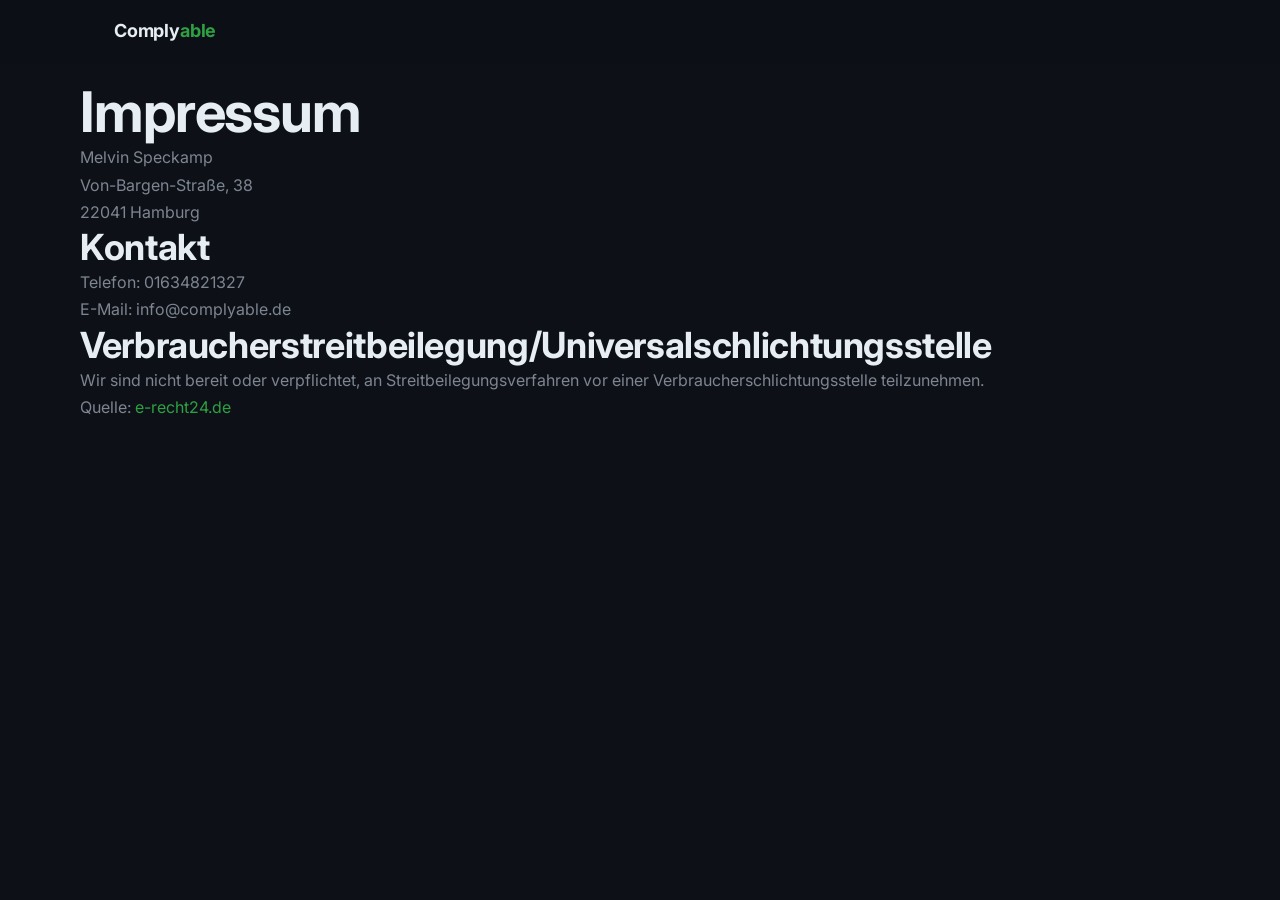
<file: impressum.html>
<!DOCTYPE html>
<html lang="de">
    <head>
        <meta charset="UTF-8" />
        <meta name="viewport" content="width=device-width, initial-scale=1.0" />
        <title>Complyable — KI-ready. DSGVO-sicher. Läuft bei Ihnen.</title>
        <meta name="description"
            content="Complyable schützt die Daten Ihrer Kandidaten beim Einsatz von KI-Tools — automatisch, ohne Cloud, mit vollständigem Prüfprotokoll." />
        <link rel="preconnect" href="https://fonts.googleapis.com" />
        <link rel="preconnect" href="https://fonts.gstatic.com" crossorigin />
        <link
            href="https://fonts.googleapis.com/css2?family=Inter:wght@400;500;600;700&display=swap"
            rel="stylesheet" />
        <link rel="stylesheet" href="style.css" />
    </head>
    <body>
        <nav id="navbar">
            <div class="container">
                <a href="index.html"
                    class="nav-logo">Comply<span>able</span></a>
            </div>
        </nav>

        <section style="padding: 5rem;">

            <h1>Impressum</h1>

            <p>Melvin Speckamp<br />
                Von-Bargen-Stra&szlig;e, 38<br />
                22041 Hamburg</p>

            <h2>Kontakt</h2>
            <p>Telefon: 01634821327<br />
                E-Mail: info@complyable.de</p>

            <h2>Verbraucher&shy;streit&shy;beilegung/Universal&shy;schlichtungs&shy;stelle</h2>
            <p>Wir sind nicht bereit oder verpflichtet, an
                Streitbeilegungsverfahren vor einer
                Verbraucherschlichtungsstelle teilzunehmen.</p>

            <p>Quelle: <a href="https://www.e-recht24.de">e-recht24.de</a></p>
        </section>
    </body>
</html>
</file>
<file: style.css>
/* ── VARIABLES ── */
:root {
  --accent:       #2ea043;
  --accent-glow:  rgba(46, 160, 67, 0.25);
  --accent-dim:   rgba(46, 160, 67, 0.15);
  --bg:           #0d1117;
  --bg-surface:   #161b22;
  --bg-card:      #1c2128;
  --border:       rgba(46, 160, 67, 0.2);
  --text:         #e6edf3;
  --text-muted:   #7d8590;
  --text-dim:     #484f58;
  --font:         'Inter', system-ui, -apple-system, sans-serif;
  --radius:       8px;
  --radius-lg:    16px;
  --transition:   0.2s ease;
  --max-width:    1100px;
}

/* ── RESET ── */
*, *::before, *::after { box-sizing: border-box; margin: 0; padding: 0; }
html { scroll-behavior: smooth; font-size: 16px; }
body {
  background: var(--bg);
  color: var(--text);
  font-family: var(--font);
  line-height: 1.6;
  -webkit-font-smoothing: antialiased;
}
img { max-width: 100%; display: block; }
a { color: var(--accent); text-decoration: none; }
a:hover { text-decoration: underline; }

/* ── TYPOGRAPHY ── */
h1 { font-size: clamp(2rem, 5vw, 3.5rem); font-weight: 700; line-height: 1.15; letter-spacing: -0.02em; }
h2 { font-size: clamp(1.5rem, 3vw, 2.25rem); font-weight: 700; line-height: 1.2; letter-spacing: -0.01em; }
h3 { font-size: 1.125rem; font-weight: 600; line-height: 1.3; }
p  { color: var(--text-muted); line-height: 1.7; }

/* ── LAYOUT UTILITIES ── */
.container {
  max-width: var(--max-width);
  margin: 0 auto;
  padding: 0 1.5rem;
}
.section { padding: 5rem 0; }
.section-label {
  display: inline-block;
  font-size: 0.75rem;
  font-weight: 600;
  letter-spacing: 0.12em;
  text-transform: uppercase;
  color: var(--accent);
  margin-bottom: 1rem;
}
.section-header { max-width: 640px; margin-bottom: 3rem; }
.section-header h2 { margin-bottom: 0.75rem; }
.accent { color: var(--accent); }
.text-center { text-align: center; }
.text-center .section-header { margin-left: auto; margin-right: auto; }

/* ── BUTTONS ── */
.btn {
  display: inline-flex;
  align-items: center;
  gap: 0.5rem;
  padding: 0.75rem 1.5rem;
  border-radius: var(--radius);
  font-size: 0.9375rem;
  font-weight: 600;
  cursor: pointer;
  border: none;
  transition: all var(--transition);
  white-space: nowrap;
}
.btn-primary {
  background: var(--accent);
  color: #fff;
  box-shadow: 0 0 20px var(--accent-glow);
}
.btn-primary:hover {
  background: #3fb950;
  box-shadow: 0 0 32px var(--accent-glow);
  transform: translateY(-1px);
  text-decoration: none;
  color: #fff;
}
.btn-ghost {
  background: transparent;
  color: var(--text);
  border: 1px solid var(--border);
}
.btn-ghost:hover {
  border-color: var(--accent);
  color: var(--accent);
  text-decoration: none;
}
.btn-lg { padding: 1rem 2rem; font-size: 1.0625rem; }

/* ── NAVBAR ── */
#navbar {
  position: fixed;
  top: 0; left: 0; right: 0;
  z-index: 100;
  height: 64px;
  display: flex;
  align-items: center;
  background: rgba(13, 17, 23, 0.85);
  backdrop-filter: blur(12px);
  -webkit-backdrop-filter: blur(12px);
  border-bottom: 1px solid transparent;
  transition: border-color var(--transition);
}
#navbar.scrolled { border-bottom-color: var(--border); }
#navbar .container {
  width: 100%;
  display: flex;
  align-items: center;
  justify-content: space-between;
}
.nav-logo {
  font-size: 1.125rem;
  font-weight: 700;
  color: var(--text);
  letter-spacing: -0.01em;
}
.nav-logo span { color: var(--accent); }
.nav-links {
  display: flex;
  align-items: center;
  gap: 2rem;
  list-style: none;
}
.nav-links a {
  font-size: 0.875rem;
  color: var(--text-muted);
  transition: color var(--transition);
}
.nav-links a:hover { color: var(--text); text-decoration: none; }
.nav-cta { display: none; }
@media (min-width: 768px) { .nav-cta { display: inline-flex; } }
.nav-mobile-toggle {
  display: none;
  background: none;
  border: none;
  color: var(--text);
  cursor: pointer;
  font-size: 1.5rem;
}
@media (max-width: 767px) {
  .nav-links { display: none; }
  .nav-mobile-toggle { display: block; }
  .nav-links.open {
    display: flex;
    flex-direction: column;
    position: fixed;
    top: 64px; left: 0; right: 0;
    background: var(--bg-surface);
    padding: 1.5rem;
    border-bottom: 1px solid var(--border);
    gap: 1.25rem;
    align-items: flex-start;
  }
}

/* ── HERO ── */
#hero {
  min-height: 100vh;
  display: flex;
  align-items: center;
  padding-top: 64px;
  position: relative;
  overflow: hidden;
}
.hero-grid {
  position: absolute;
  inset: 0;
  background-image:
    linear-gradient(var(--accent-dim) 1px, transparent 1px),
    linear-gradient(90deg, var(--accent-dim) 1px, transparent 1px);
  background-size: 60px 60px;
  mask-image: radial-gradient(ellipse 80% 60% at 50% 0%, black 30%, transparent 100%);
  opacity: 0.3;
  pointer-events: none;
}
.hero-glow {
  position: absolute;
  top: -200px; left: 50%;
  transform: translateX(-50%);
  width: 600px; height: 600px;
  background: radial-gradient(circle, var(--accent-glow) 0%, transparent 70%);
  pointer-events: none;
}
.hero-content {
  position: relative;
  z-index: 1;
  max-width: 760px;
}
.hero-badge {
  display: inline-flex;
  align-items: center;
  gap: 0.5rem;
  background: var(--accent-dim);
  border: 1px solid var(--border);
  border-radius: 999px;
  padding: 0.35rem 0.875rem;
  font-size: 0.8125rem;
  color: var(--accent);
  font-weight: 500;
  margin-bottom: 1.5rem;
}
.hero-badge::before {
  content: '';
  width: 6px; height: 6px;
  background: var(--accent);
  border-radius: 50%;
  box-shadow: 0 0 6px var(--accent);
}
.hero-content h1 { margin-bottom: 1.25rem; }
.hero-content h1 em { font-style: normal; color: var(--accent); }
.hero-content > p {
  font-size: 1.125rem;
  max-width: 560px;
  margin-bottom: 2rem;
}
.hero-cta-group {
  display: flex;
  align-items: center;
  gap: 1rem;
  flex-wrap: wrap;
  margin-bottom: 1.5rem;
}
.hero-demo-link {
  margin: -0.5rem 0 1.5rem;
  font-size: 0.9375rem;
}
.hero-demo-link a { color: var(--text-muted); }
.hero-demo-link a:hover { color: var(--accent); text-decoration: none; }
.hero-trust { display: flex; gap: 1.5rem; flex-wrap: wrap; }
.trust-item {
  display: flex;
  align-items: center;
  gap: 0.4rem;
  font-size: 0.8125rem;
  color: var(--text-muted);
}
.trust-item::before { content: '✓'; color: var(--accent); font-weight: 700; }

/* ── PROBLEM ── */
#problem {
  background: var(--bg-surface);
  border-top: 1px solid var(--border);
  border-bottom: 1px solid var(--border);
}
.problem-grid {
  display: grid;
  grid-template-columns: repeat(auto-fit, minmax(280px, 1fr));
  gap: 1.5rem;
}
.problem-card {
  background: var(--bg-card);
  border: 1px solid var(--border);
  border-radius: var(--radius-lg);
  padding: 1.75rem;
  transition: border-color var(--transition), box-shadow var(--transition);
}
.problem-card:hover {
  border-color: var(--accent);
  box-shadow: 0 0 24px var(--accent-glow);
}
.problem-number {
  font-size: 0.75rem;
  font-weight: 700;
  color: var(--accent);
  letter-spacing: 0.1em;
  margin-bottom: 0.75rem;
}
.problem-card h3 { margin-bottom: 0.5rem; color: var(--text); }

/* ── SOLUTION ── */
.solution-grid {
  display: grid;
  grid-template-columns: repeat(auto-fit, minmax(280px, 1fr));
  gap: 1.5rem;
}
.solution-card {
  background: var(--bg-surface);
  border: 1px solid var(--border);
  border-radius: var(--radius-lg);
  padding: 1.75rem;
}
.solution-card h3 { margin-bottom: 0.5rem; color: var(--accent); }

/* ── HOW IT WORKS ── */
#how {
  background: var(--bg-surface);
  border-top: 1px solid var(--border);
  border-bottom: 1px solid var(--border);
}
.steps {
  display: grid;
  grid-template-columns: repeat(auto-fit, minmax(220px, 1fr));
  gap: 2rem;
}
.step { display: flex; flex-direction: column; gap: 0.75rem; }
.step-number {
  width: 40px; height: 40px;
  border-radius: 50%;
  background: var(--accent-dim);
  border: 1px solid var(--accent);
  display: flex;
  align-items: center;
  justify-content: center;
  font-size: 0.875rem;
  font-weight: 700;
  color: var(--accent);
}
.step h3 { color: var(--text); }
.how-footer {
  margin-top: 3rem;
  text-align: center;
  font-size: 1.125rem;
  font-weight: 600;
  color: var(--accent);
}

/* ── PRODUCT DEMO ── */
.screenshot-stack {
  position: relative;
  height: 420px;
  max-width: 860px;
  margin: 0 auto 2.5rem;
}
.screenshot-stack .screen {
  position: absolute;
  border-radius: var(--radius-lg);
  border: 1px solid var(--border);
  overflow: hidden;
  box-shadow: 0 24px 64px rgba(0,0,0,0.5);
  background: var(--bg-card);
  display: flex;
  align-items: center;
  justify-content: center;
  color: var(--text-dim);
  font-size: 0.875rem;
}
.screen-1 {
  width: 64%; height: 70%;
  top: 0; left: 0; z-index: 3;
  animation: float1 6s ease-in-out infinite;
}
.screen-2 {
  width: 65%; height: 65%;
  top: 30%; right: 0; z-index: 2;
  animation: float2 6s ease-in-out infinite;
  border-color: var(--accent);
  box-shadow: 0 0 40px var(--accent-glow), 0 24px 64px rgba(0,0,0,0.5);
}
.screen-3 {
  width: 50%; height: 40%;
  bottom: 0; left: 10%; z-index: 1;
  animation: float3 6s ease-in-out infinite;
}
@keyframes float1 { 0%,100%{transform:translateY(0)} 50%{transform:translateY(-6px)} }
@keyframes float2 { 0%,100%{transform:translateY(0)} 50%{transform:translateY(-12px)} }
@keyframes float3 { 0%,100%{transform:translateY(0)} 50%{transform:translateY(-8px)} }
.screen img { width: 100%; height: 100%; object-fit: cover; }
.demo-cta { text-align: center; margin-bottom: 2.5rem; }
.demo-cta p { margin: 0.75rem 0 0; font-size: 0.875rem; color: var(--text-dim); }

/* ── FOR WHOM ── */
#forwho {
  background: var(--bg-surface);
  border-top: 1px solid var(--border);
  border-bottom: 1px solid var(--border);
}
.persona-grid {
  display: grid;
  grid-template-columns: repeat(auto-fit, minmax(260px, 1fr));
  gap: 1.5rem;
}
.persona-card {
  background: var(--bg-card);
  border: 1px solid var(--border);
  border-radius: var(--radius-lg);
  padding: 1.75rem;
}
.persona-role {
  font-size: 0.8125rem;
  font-weight: 600;
  color: var(--accent);
  text-transform: uppercase;
  letter-spacing: 0.08em;
  margin-bottom: 0.5rem;
}
.persona-card h3 { color: var(--text); margin-bottom: 0.5rem; }

/* -- CLAIM -- */
#claim {
  text-align: center;
}

/* ── CTA SECTION ── */
#cta { position: relative; overflow: hidden; }
.cta-glow {
  position: absolute;
  bottom: -200px; left: 50%;
  transform: translateX(-50%);
  width: 800px; height: 400px;
  background: radial-gradient(ellipse, var(--accent-glow) 0%, transparent 70%);
  pointer-events: none;
}
.cta-box {
  position: relative;
  z-index: 1;
  background: var(--bg-surface);
  border: 1px solid var(--border);
  border-radius: var(--radius-lg);
  padding: 4rem 2rem;
  text-align: center;
  max-width: 640px;
  margin: 0 auto;
  box-shadow: 0 0 60px var(--accent-glow);
}
.cta-box h2 { margin-bottom: 0.75rem; }
.cta-box p  { margin-bottom: 2rem; font-size: 1.0625rem; }
.cta-box .cta-demo-link { margin: 1rem 0 0; font-size: 0.9375rem; }
.cta-demo-link a { color: var(--text-muted); }
.cta-demo-link a:hover { color: var(--accent); text-decoration: none; }
.cta-meta { margin-top: 1rem; font-size: 0.8125rem; color: var(--text-dim); }

/* ── FOOTER ── */
footer {
  background: var(--bg);
  border-top: 1px solid var(--border);
  padding: 2.5rem 0;
}
.footer-inner {
  display: flex;
  flex-direction: column;
  align-items: center;
  gap: 1.5rem;
  text-align: center;
}
.footer-label {
  font-size: 0.8125rem;
  color: var(--text-muted);
}
.footer-email-form {
  display: flex;
  gap: 0.5rem;
  flex-wrap: wrap;
  justify-content: center;
}
.footer-email-form input {
  background: var(--bg-surface);
  border: 1px solid var(--border);
  border-radius: var(--radius);
  padding: 0.6rem 1rem;
  color: var(--text);
  font-size: 0.875rem;
  width: 240px;
  outline: none;
  transition: border-color var(--transition);
}
.footer-email-form input:focus { border-color: var(--accent); }
.footer-email-form input::placeholder { color: var(--text-dim); }
.footer-email-form button {
  padding: 0.6rem 1.25rem;
  background: var(--accent-dim);
  border: 1px solid var(--border);
  border-radius: var(--radius);
  color: var(--accent);
  font-size: 0.875rem;
  font-weight: 600;
  cursor: pointer;
  transition: all var(--transition);
}
.footer-email-form button:hover {
  background: var(--accent);
  color: #fff;
  border-color: var(--accent);
}
.footer-links {
  display: flex;
  gap: 1.5rem;
  flex-wrap: wrap;
  justify-content: center;
}
.footer-links a { font-size: 0.8125rem; color: var(--text-dim); }
.footer-links a:hover { color: var(--text-muted); }
.footer-copy { font-size: 0.8125rem; color: var(--text-dim); }

/* ── TOAST ── */
.toast {
  position: fixed;
  bottom: 2rem; right: 2rem;
  background: var(--bg-card);
  border: 1px solid var(--accent);
  border-radius: var(--radius);
  padding: 1rem 1.5rem;
  color: var(--text);
  font-size: 0.875rem;
  box-shadow: 0 8px 32px rgba(0,0,0,0.4);
  transform: translateY(100px);
  opacity: 0;
  transition: all 0.3s ease;
  z-index: 999;
}
.toast.show { transform: translateY(0); opacity: 1; }

/* ── MODAL ── */
.modal-overlay {
  position: fixed;
  inset: 0;
  background: rgba(0, 0, 0, 0.7);
  backdrop-filter: blur(6px);
  -webkit-backdrop-filter: blur(6px);
  z-index: 200;
  display: flex;
  align-items: center;
  justify-content: center;
  padding: 1.5rem;
  opacity: 0;
  pointer-events: none;
  transition: opacity 0.25s ease;
}
.modal-overlay.open {
  opacity: 1;
  pointer-events: auto;
}
.modal {
  background: var(--bg-surface);
  border: 1px solid var(--border);
  border-radius: var(--radius-lg);
  padding: 2.5rem;
  width: 100%;
  max-width: 480px;
  box-shadow: 0 0 60px var(--accent-glow), 0 32px 64px rgba(0,0,0,0.5);
  transform: translateY(16px);
  transition: transform 0.25s ease;
  position: relative;
}
.modal-overlay.open .modal {
  transform: translateY(0);
}
.modal-close {
  position: absolute;
  top: 1.25rem;
  right: 1.25rem;
  background: none;
  border: none;
  color: var(--text-muted);
  cursor: pointer;
  font-size: 1.25rem;
  line-height: 1;
  padding: 0.25rem;
  transition: color var(--transition);
}
.modal-close:hover { color: var(--text); }
.modal h3 {
  font-size: 1.25rem;
  margin-bottom: 0.375rem;
  color: var(--text);
}
.modal > p {
  font-size: 0.875rem;
  margin-bottom: 1.75rem;
}
.form-group {
  display: flex;
  flex-direction: column;
  gap: 0.375rem;
  margin-bottom: 1.125rem;
}
.form-group label {
  font-size: 0.8125rem;
  font-weight: 600;
  color: var(--text-muted);
}
.form-group input,
.form-group textarea {
  background: var(--bg-card);
  border: 1px solid var(--border);
  border-radius: var(--radius);
  padding: 0.65rem 1rem;
  color: var(--text);
  font-size: 0.9375rem;
  font-family: var(--font);
  outline: none;
  transition: border-color var(--transition);
  width: 100%;
}
.form-group input:focus,
.form-group textarea:focus {
  border-color: var(--accent);
}
.form-group input::placeholder,
.form-group textarea::placeholder {
  color: var(--text-dim);
}
.form-group textarea {
  resize: vertical;
  min-height: 110px;
  line-height: 1.6;
}
.char-count {
  font-size: 0.75rem;
  color: var(--text-dim);
  text-align: right;
  margin-top: 0.25rem;
}
.char-count.warn { color: #e3b341; }
.char-count.over { color: #f85149; }
.optional-label {
  font-size: 0.75rem;
  color: var(--text-dim);
  font-weight: 400;
  margin-left: 0.25rem;
}
.modal-submit {
  width: 100%;
  margin-top: 0.5rem;
  justify-content: center;
}
.modal-success {
  text-align: center;
  padding: 1rem 0;
  display: none;
}
.modal-success .success-icon {
  font-size: 2.5rem;
  margin-bottom: 0.75rem;
}
.modal-success h3 { margin-bottom: 0.5rem; }

/* ── SCROLL TO TOP ── */
#scrollTop {
  position: fixed;
  bottom: 2rem;
  right: 2rem;
  width: 44px;
  height: 44px;
  border-radius: 50%;
  background: var(--accent);
  border: none;
  cursor: pointer;
  display: flex;
  align-items: center;
  justify-content: center;
  box-shadow: 0 0 20px var(--accent-glow);
  opacity: 0;
  transform: translateY(12px);
  transition: opacity 0.3s ease, transform 0.3s ease, background 0.2s ease;
  pointer-events: none;
  z-index: 90;
}
#scrollTop.visible {
  opacity: 1;
  transform: translateY(0);
  pointer-events: auto;
}
#scrollTop:hover {
  background: #3fb950;
  box-shadow: 0 0 32px var(--accent-glow);
}
#scrollTop svg {
  width: 18px;
  height: 18px;
  stroke: #fff;
  stroke-width: 2.5;
  fill: none;
  stroke-linecap: round;
  stroke-linejoin: round;
}
</file>
